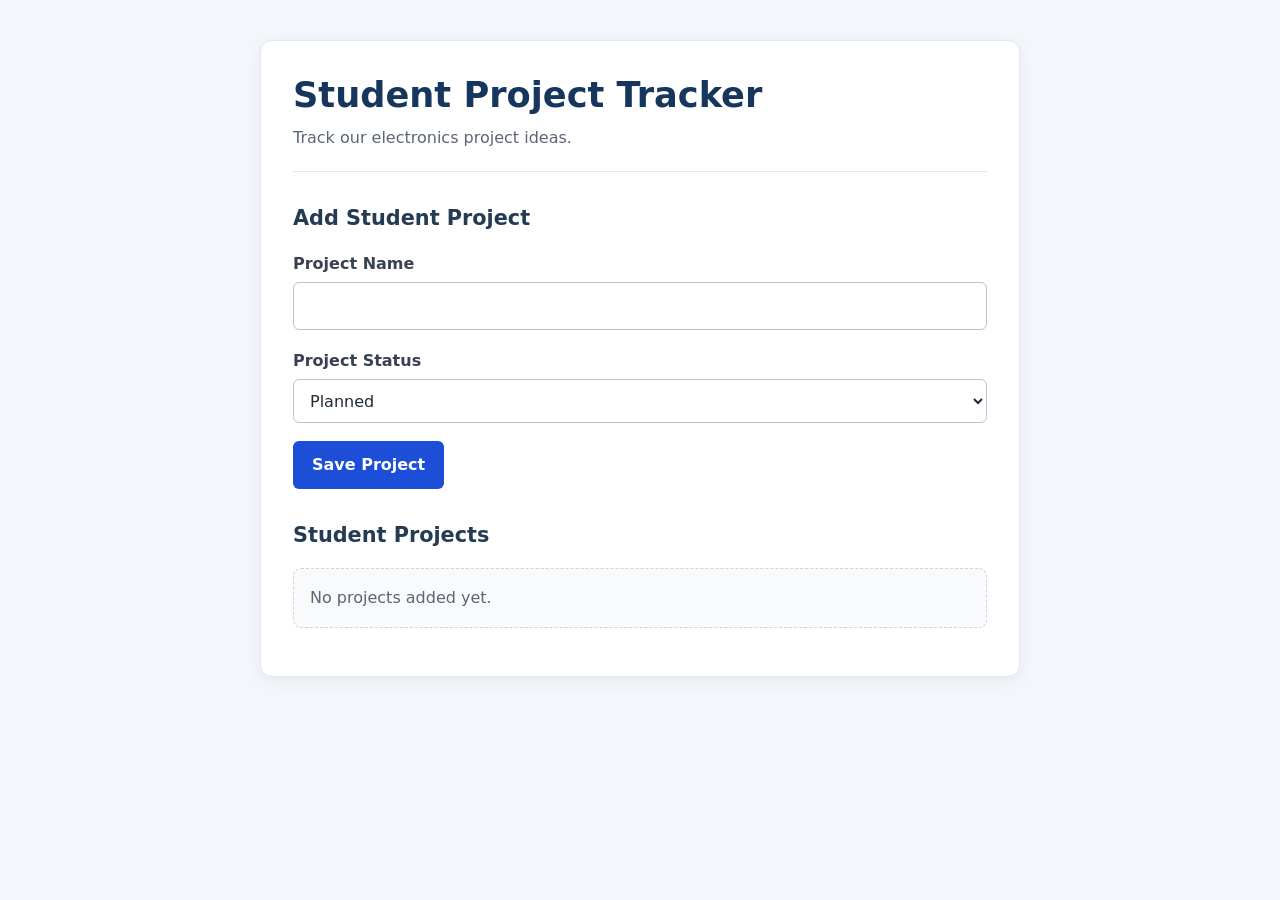
<file: student project tracer/public/index.html>
<!DOCTYPE html>
<html lang="en">
<head>
    <meta charset="UTF-8">
    <meta name="viewport" content="width=device-width, initial-scale=1.0">
    <title>Student Project Tracker</title>

    <link rel="stylesheet" href="style.css">
    <script src="script.js" defer></script>
</head>
<body>
    <main>
        <header>
            <h1>Student Project Tracker</h1>
            <p>Track our electronics project ideas.</p>
        </header>

        <section aria-labelledby="form-title">
            <h2 id="form-title">Add Student Project</h2>

            <form id="project-form">
                <div>
                    <label for="name">Project Name</label>
                    <input
                        type="text"
                        id="name"
                        name="name"
                        required
                        maxlength="80"
                    >
                </div>

                <div>
                    <label for="status">Project Status</label>
                    <select id="status" name="status">
                        <option value="Planned">Planned</option>
                        <option value="In Progress">In Progress</option>
                        <option value="Completed">Completed</option>
                    </select>
                </div>

                <button id="save-button" type="submit">
                    Save Project
                </button>

                <button id="cancel-button" type="button" hidden>
                    Cancel
                </button>
            </form>

            <p id="message" role="status" aria-live="polite"></p>
        </section>

        <section aria-labelledby="list-title">
            <h2 id="list-title">Student Projects</h2>

            <p id="empty-state">No projects added yet.</p>

            <ul id="project-list"></ul>
        </section>
    </main>
</body>
</html>
</file>
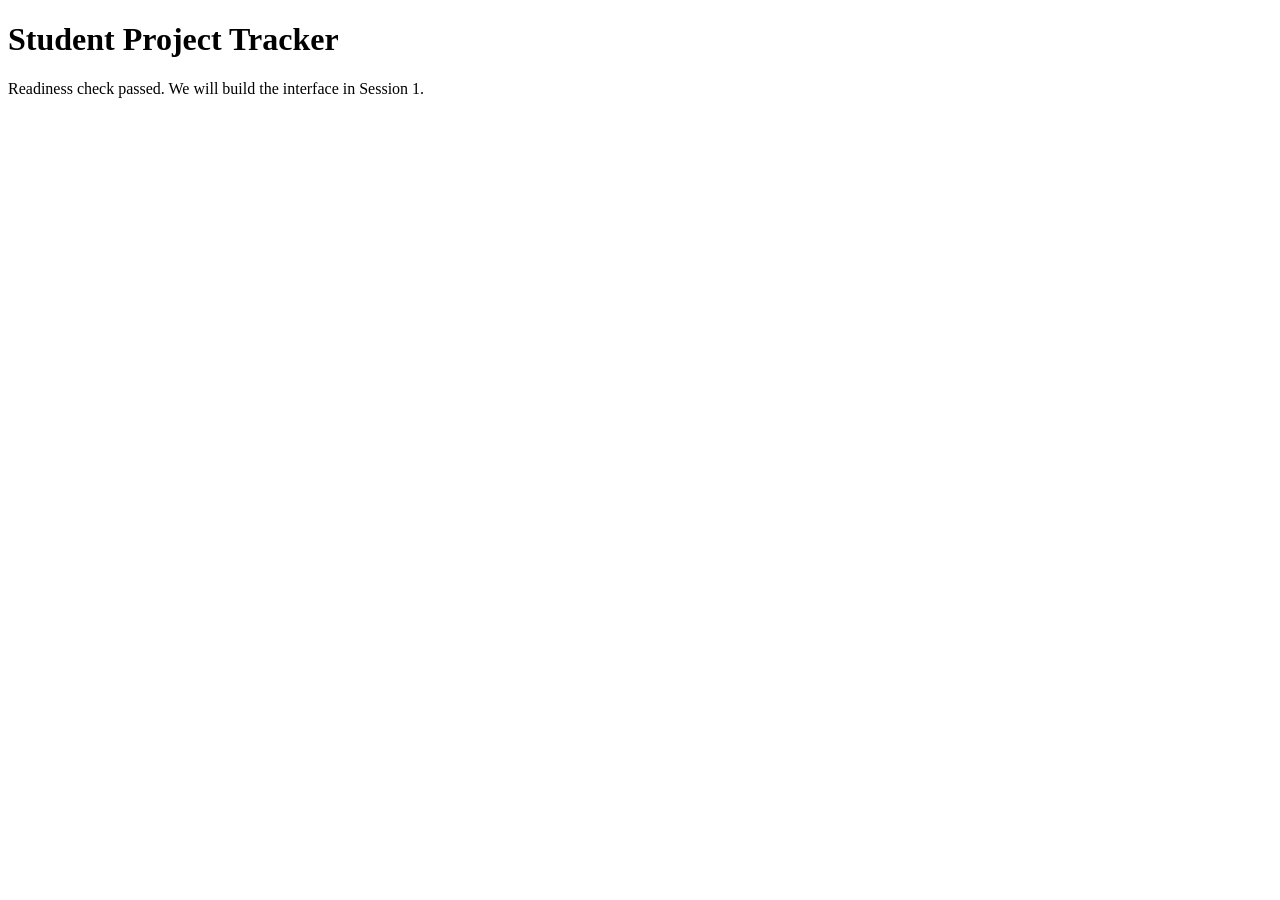
<file: student_kit/checkpoints/00-ready/public/index.html>
<!doctype html>
<html lang="en">
<head><meta charset="UTF-8"><meta name="viewport" content="width=device-width, initial-scale=1"><title>Workshop readiness</title></head>
<body><main><h1>Student Project Tracker</h1><p>Readiness check passed. We will build the interface in Session 1.</p></main></body>
</html>
</file>
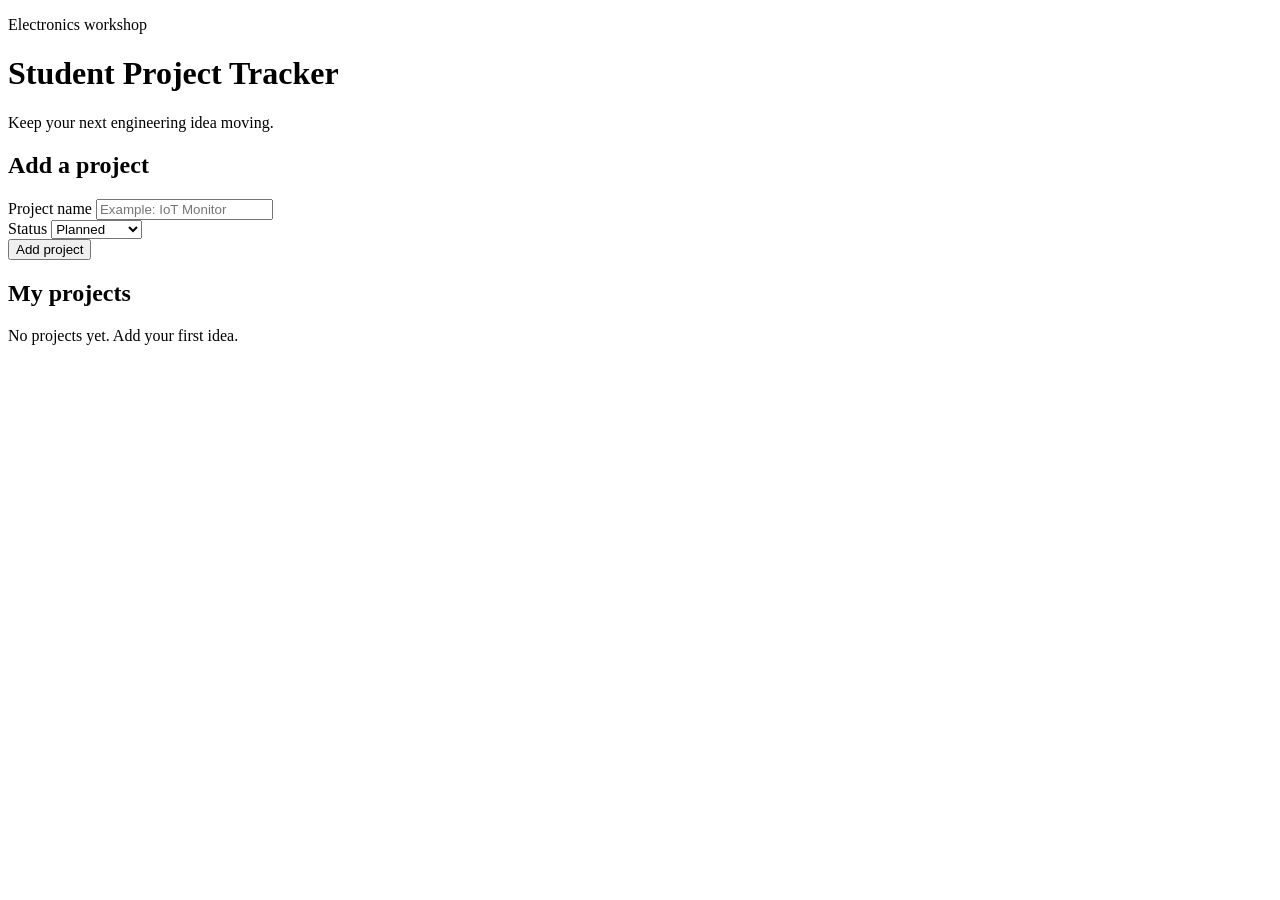
<file: student_kit/checkpoints/01-html/public/index.html>
<!doctype html>
<html lang="en">
<head>
  <meta charset="UTF-8">
  <meta name="viewport" content="width=device-width, initial-scale=1">
  <title>Student Project Tracker</title>
  <link rel="stylesheet" href="style.css">
  <script src="script.js" defer></script>
</head>
<body>
  <main>
    <header><p class="eyebrow">Electronics workshop</p>
      <h1>Student Project Tracker</h1>
      <p>Keep your next engineering idea moving.</p></header>
    <section aria-labelledby="form-title">
      <h2 id="form-title">Add a project</h2>
      <form id="project-form">
        <div><label for="name">Project name</label>
          <input id="name" name="name" required maxlength="80" placeholder="Example: IoT Monitor"></div>
        <div><label for="status">Status</label>
          <select id="status" name="status">
            <option>Planned</option><option>In Progress</option><option>Completed</option>
          </select></div>
        <div class="actions"><button id="save-button" type="submit">Add project</button>
          <button id="cancel-button" type="button" hidden>Cancel edit</button></div>
      </form>
    </section>
    <p id="message" role="status" aria-live="polite"></p>
    <section aria-labelledby="list-title"><h2 id="list-title">My projects</h2>
      <p id="empty-state">No projects yet. Add your first idea.</p>
      <ul id="project-list" aria-label="Projects"></ul>
    </section>
  </main>
</body>
</html>
</file>
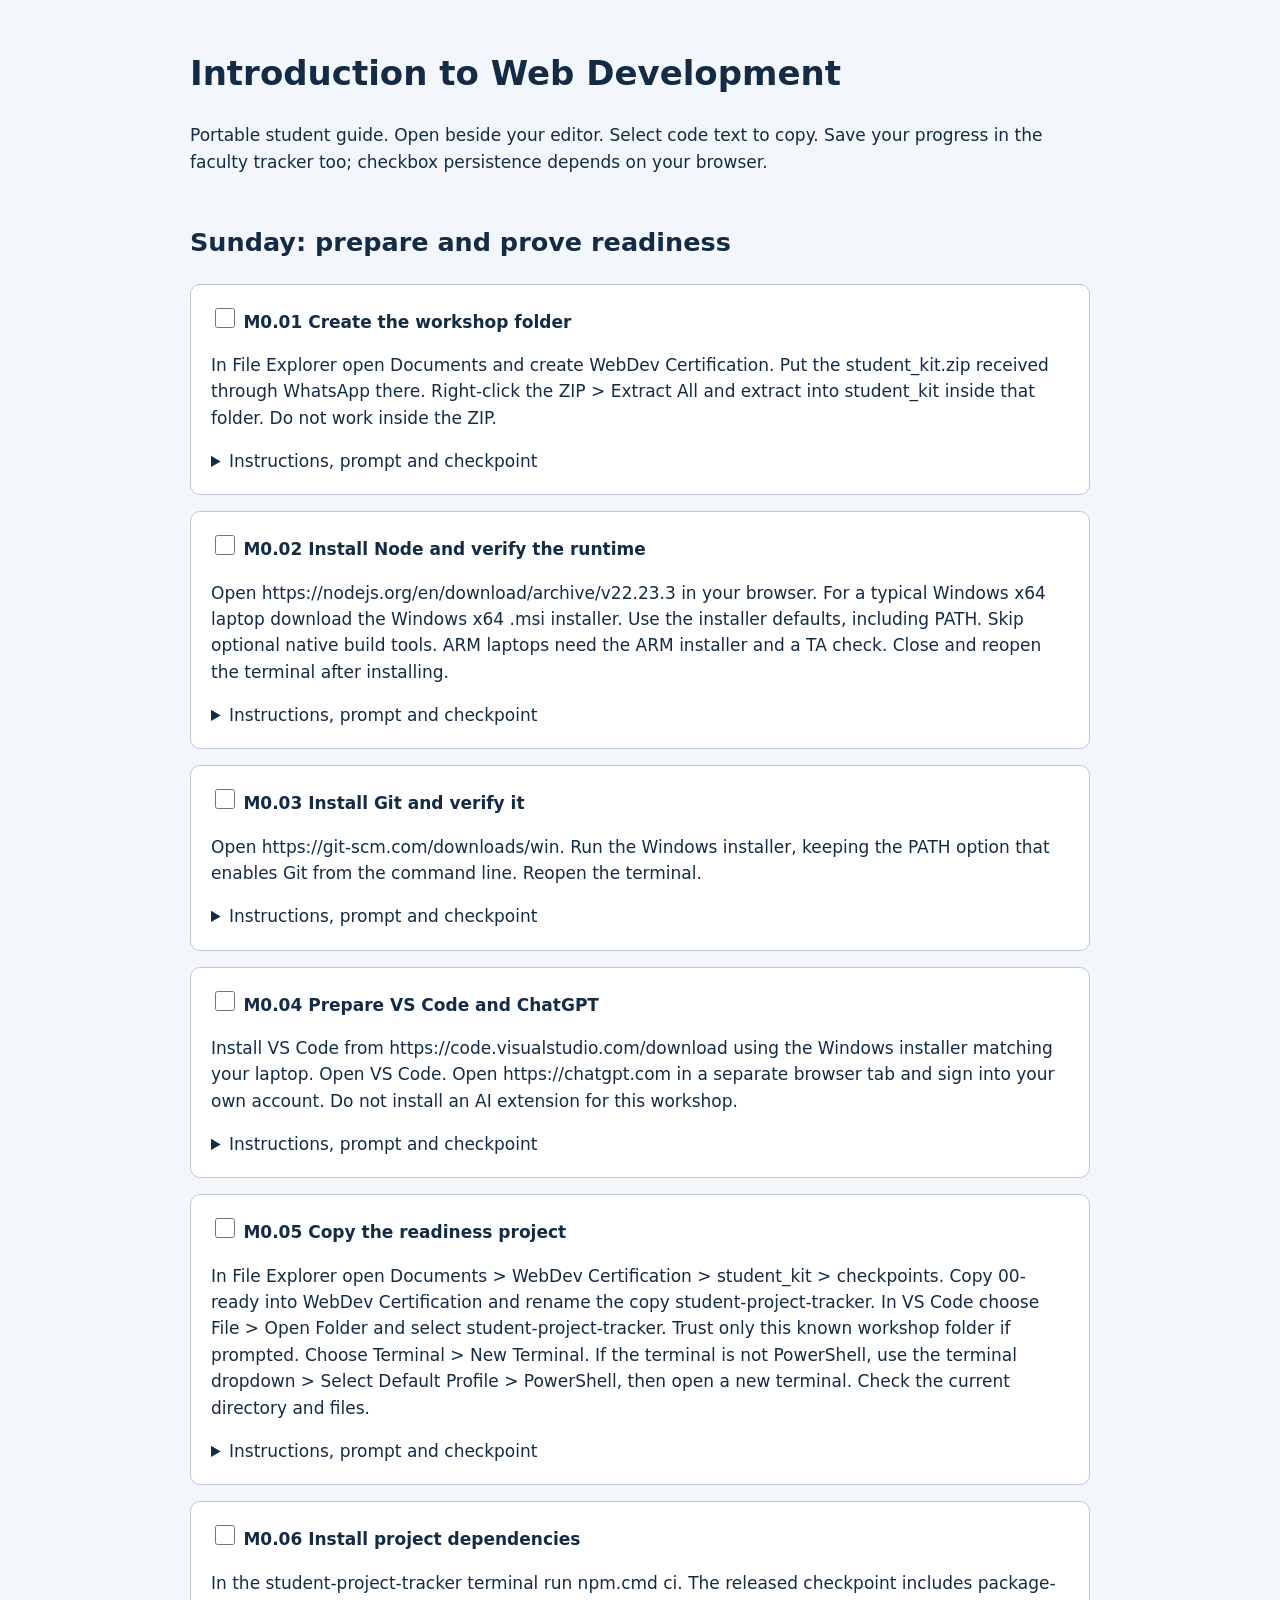
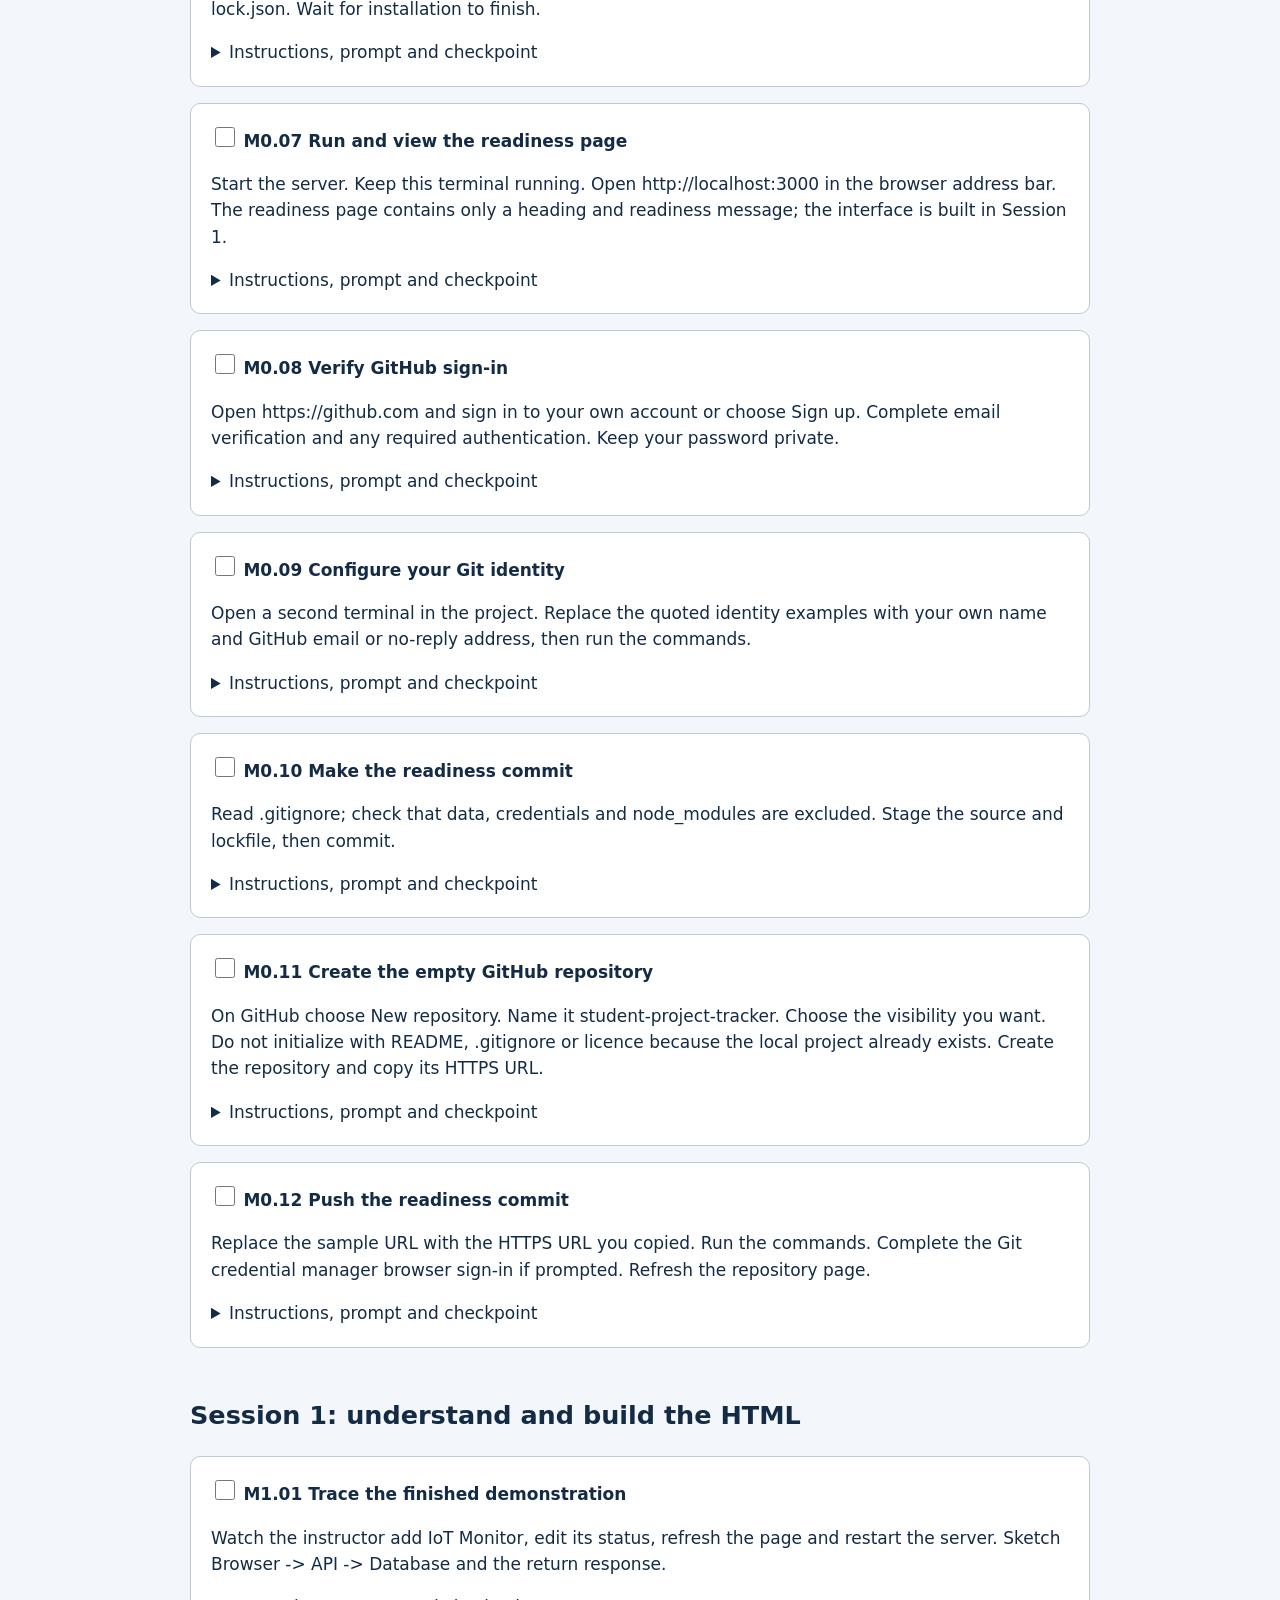
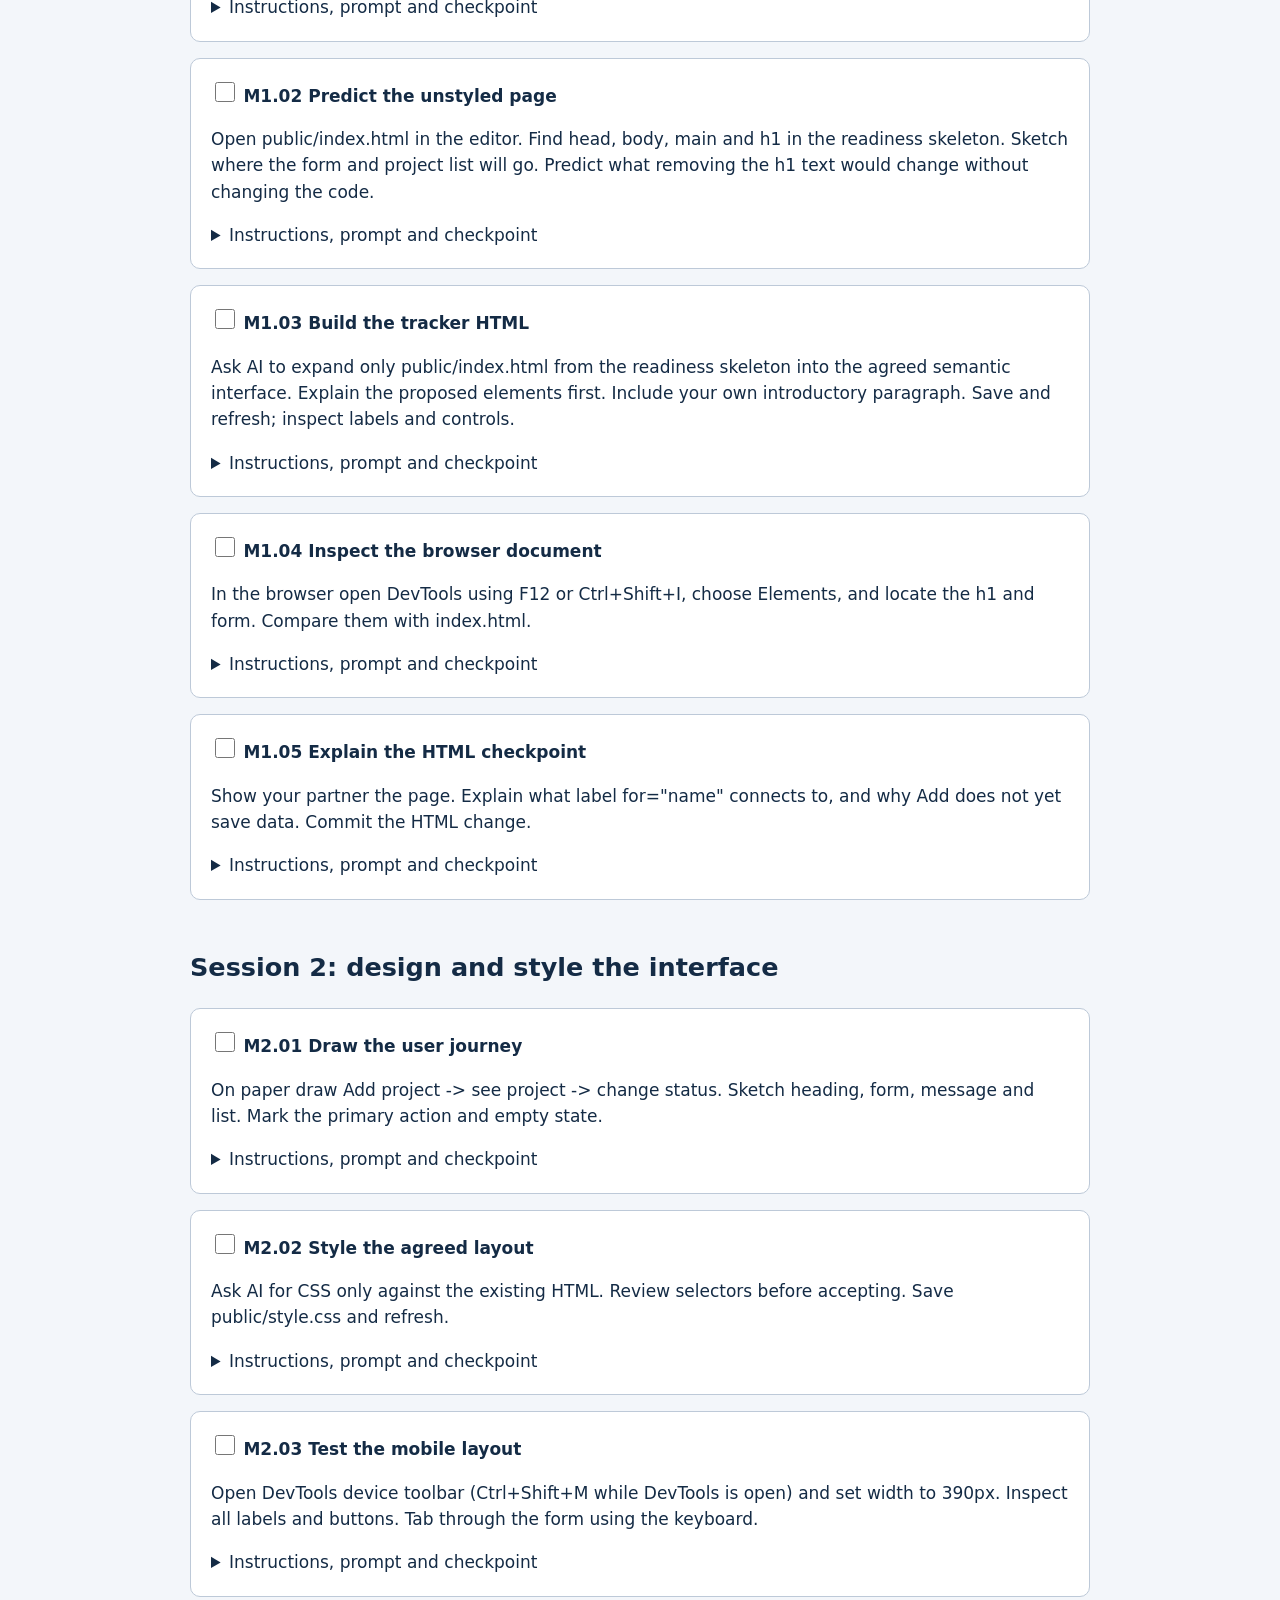
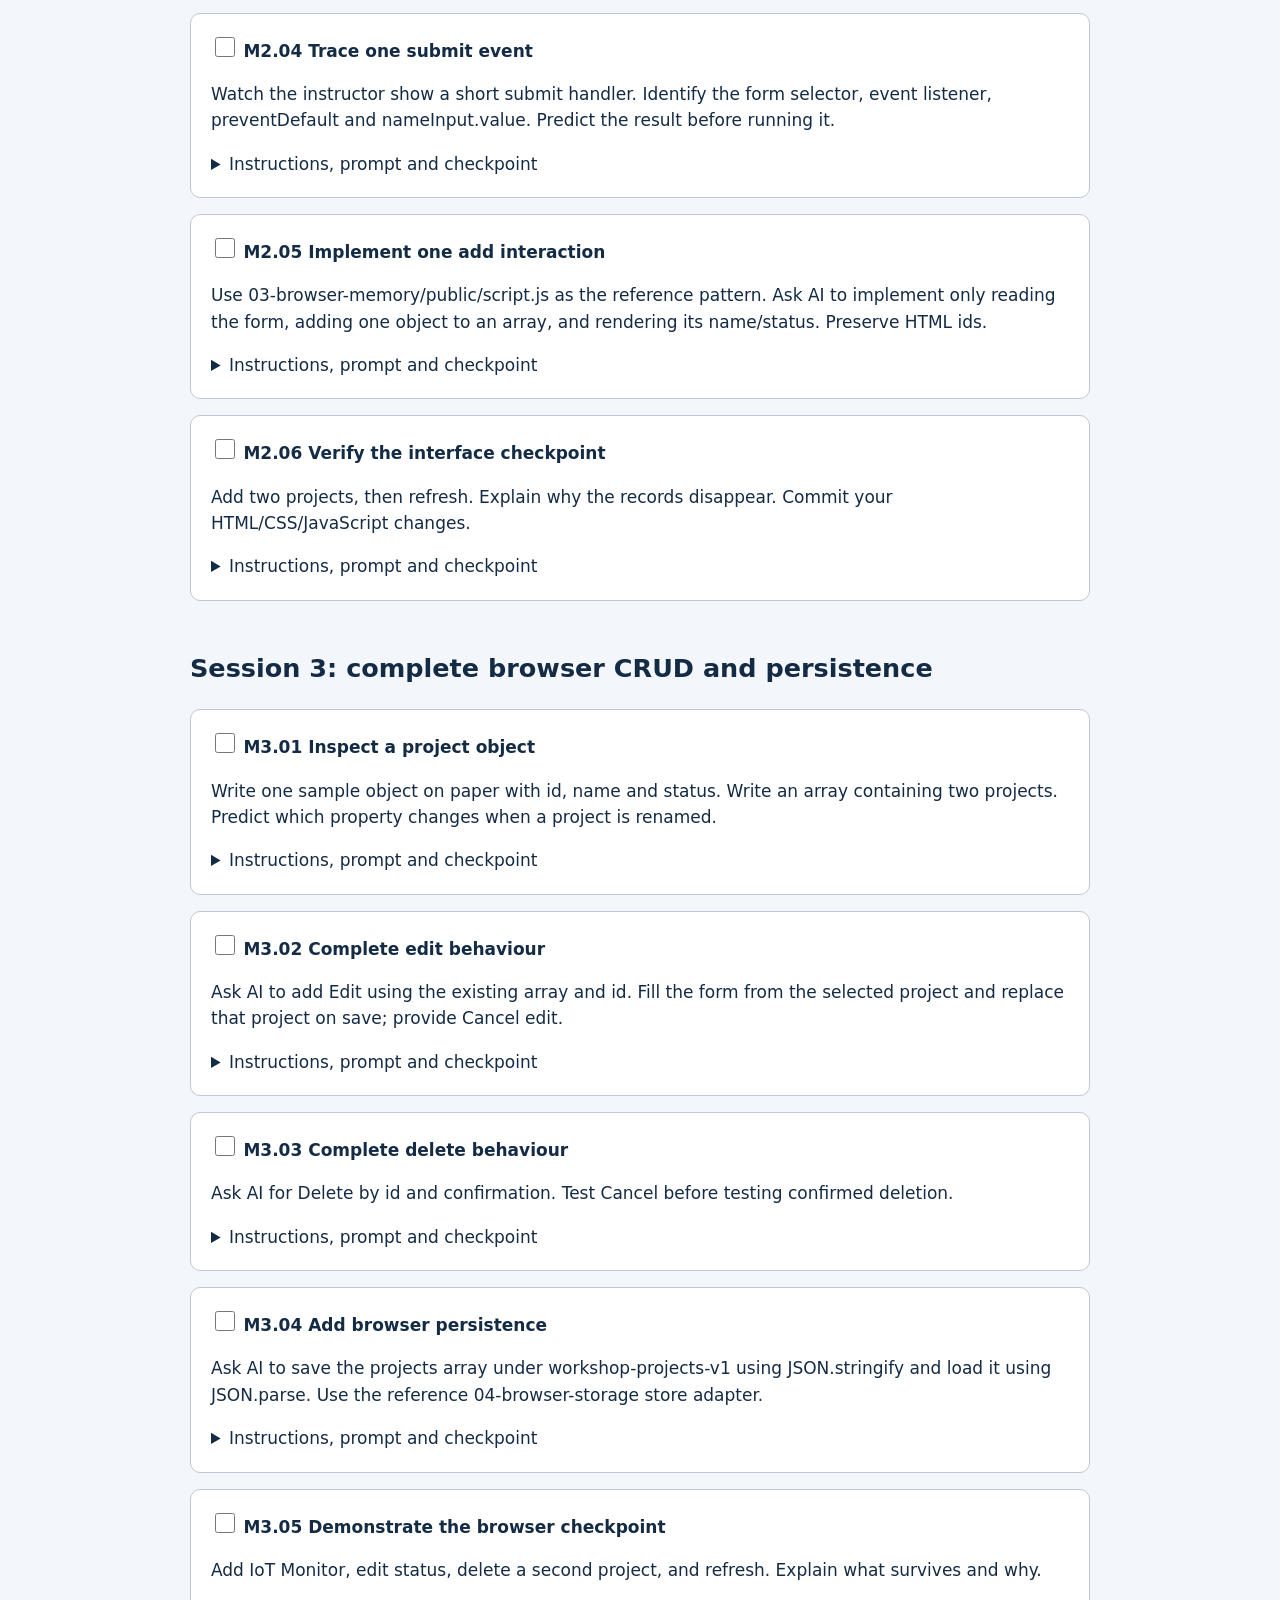
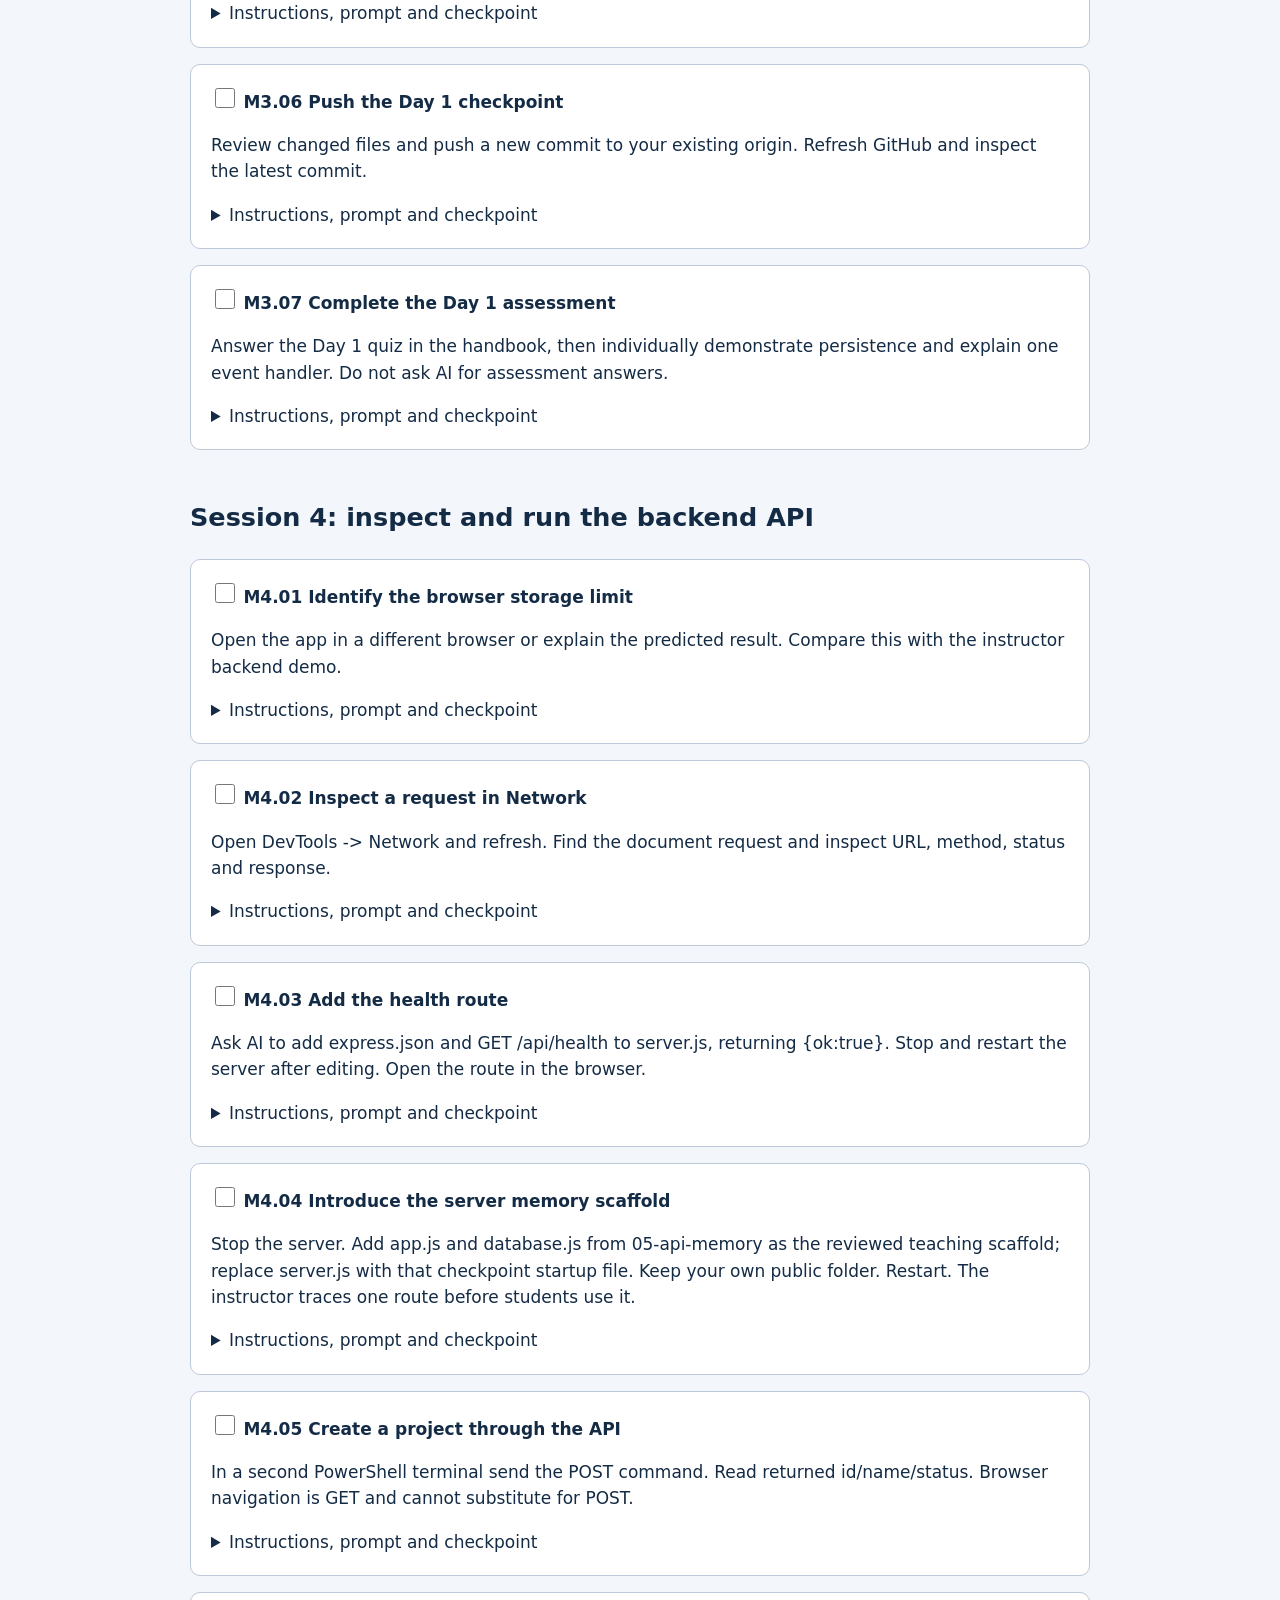
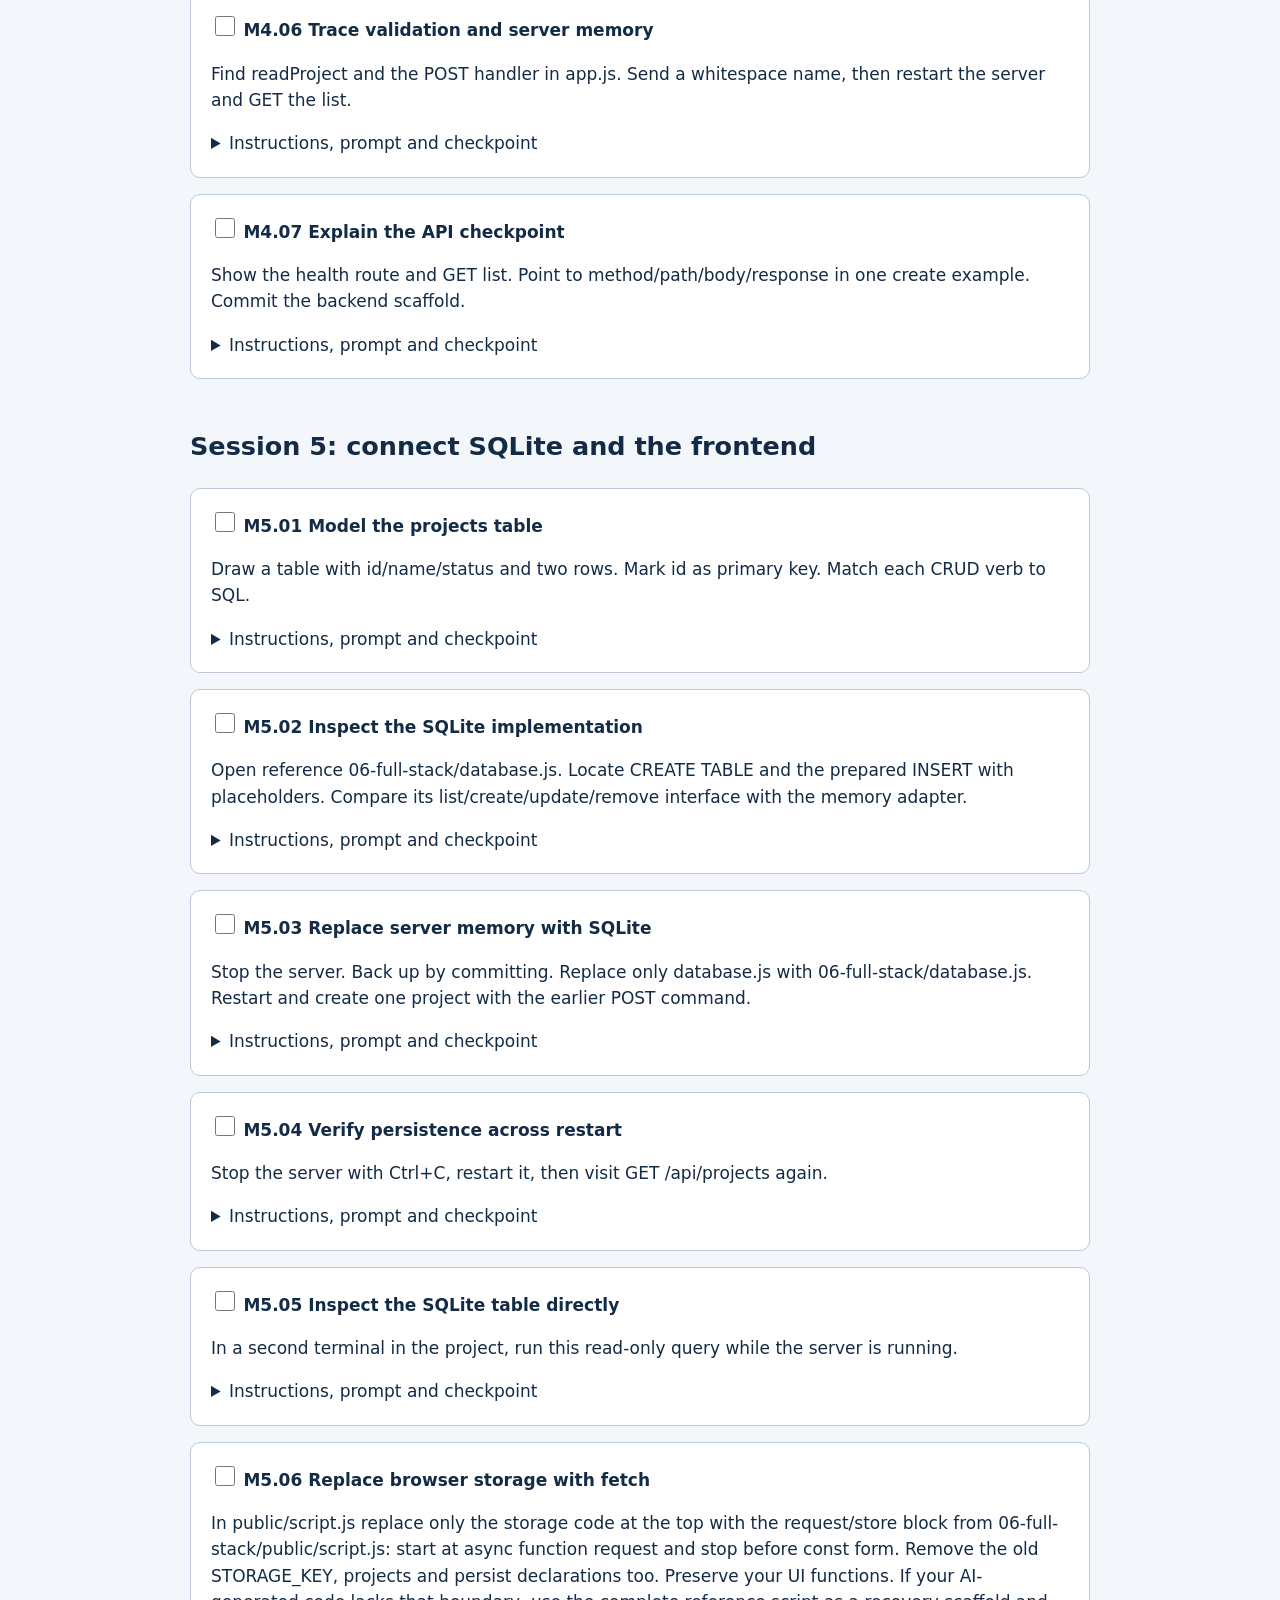
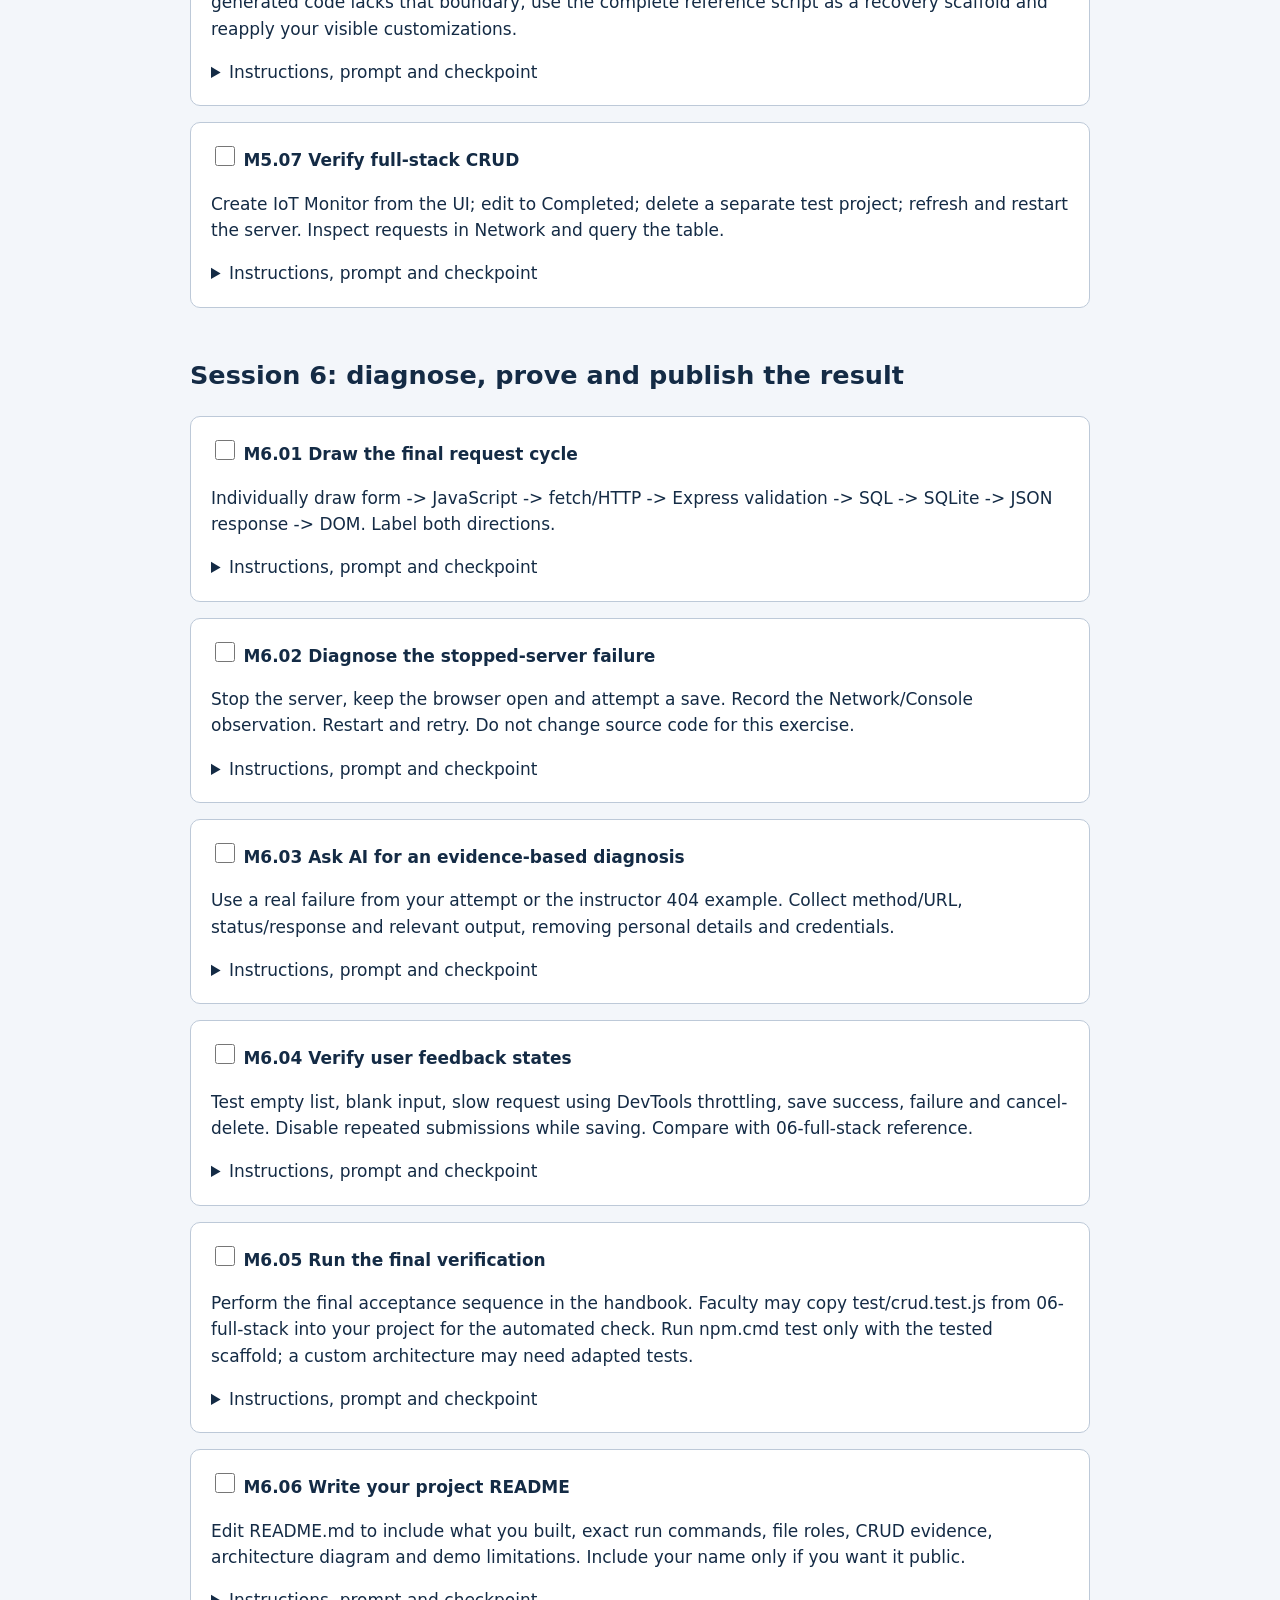
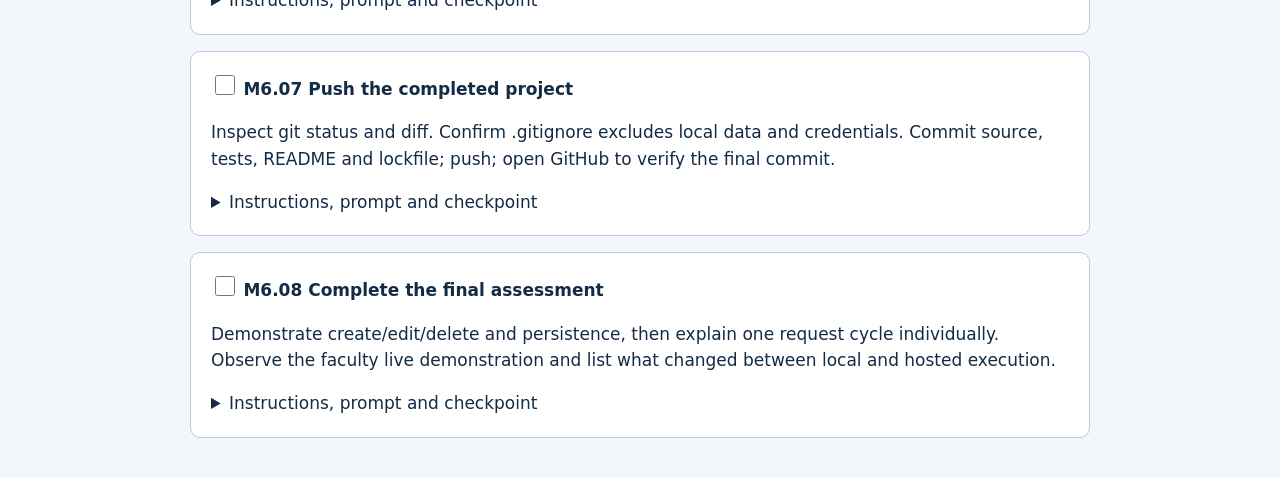
<file: student_kit/guide.html>
<!doctype html><html lang="en"><meta charset="utf-8"><meta name="viewport" content="width=device-width,initial-scale=1"><title>Workshop Build Buddy</title><style>body{font:17px/1.55 system-ui;max-width:900px;margin:auto;padding:24px;background:#f3f6fa;color:#142b45}article{background:white;border:1px solid #bdc9d8;padding:20px;margin:16px 0;border-radius:10px}pre{white-space:pre-wrap;overflow-wrap:anywhere;background:#eef2f6;padding:16px;font-size:14px}summary{cursor:pointer}input{width:20px;height:20px}h2{margin-top:48px}</style><h1>Introduction to Web Development</h1><p>Portable student guide. Open beside your editor. Select code text to copy. Save your progress in the faculty tracker too; checkbox persistence depends on your browser.</p><h2>Sunday: prepare and prove readiness</h2><article><label><input type="checkbox" data-key="m0s0"> <strong>M0.01 Create the workshop folder</strong></label><p>In File Explorer open Documents and create WebDev Certification. Put the student_kit.zip received through WhatsApp there. Right-click the ZIP &gt; Extract All and extract into student_kit inside that folder. Do not work inside the ZIP.</p><details><summary>Instructions, prompt and checkpoint</summary><p>In File Explorer open Documents and create WebDev Certification. Put the student_kit.zip received through WhatsApp there. Right-click the ZIP &gt; Extract All and extract into student_kit inside that folder. Do not work inside the ZIP.</p><p>### Checkpoint<br><br>Inside WebDev Certification &gt; student_kit you can see checkpoints, guide.html and the readable instructions.</p><p>### Explain it<br><br>The main workshop folder holds the kit and active app; VS Code will open the active app subfolder.</p><p>### If blocked<br><br>Ask the TA to identify the extracted folder. Windows is the command baseline; other operating systems need a faculty rehearsal.</p></details></article><article><label><input type="checkbox" data-key="m0s1"> <strong>M0.02 Install Node and verify the runtime</strong></label><p>Open https://nodejs.org/en/download/archive/v22.23.3 in your browser. For a typical Windows x64 laptop download the Windows x64 .msi installer. Use the installer defaults, including PATH. Skip optional native build tools. ARM laptops need the ARM installer and a TA check. Close and reopen the terminal after installing.</p><details><summary>Instructions, prompt and checkpoint</summary><p>Open https://nodejs.org/en/download/archive/v22.23.3 in your browser. For a typical Windows x64 laptop download the Windows x64 .msi installer. Use the installer defaults, including PATH. Skip optional native build tools. ARM laptops need the ARM installer and a TA check. Close and reopen the terminal after installing.</p><p>### Copyable command<br><br></p><pre>node --version
npm.cmd --version</pre><p></p><p>### Checkpoint<br><br>node --version returns v22.23.3; npm.cmd --version prints a version number.</p><p>### Explain it<br><br>Node runs JavaScript outside the browser; npm installs the project dependencies.</p><p>### If blocked<br><br>If command not found, reopen the editor and terminal. If another version is installed, the TA must test node:sqlite before marking ready; do not uninstall tools blindly.</p></details></article><article><label><input type="checkbox" data-key="m0s2"> <strong>M0.03 Install Git and verify it</strong></label><p>Open https://git-scm.com/downloads/win. Run the Windows installer, keeping the PATH option that enables Git from the command line. Reopen the terminal.</p><details><summary>Instructions, prompt and checkpoint</summary><p>Open https://git-scm.com/downloads/win. Run the Windows installer, keeping the PATH option that enables Git from the command line. Reopen the terminal.</p><p>### Copyable command<br><br></p><pre>git --version</pre><p></p><p>### Checkpoint<br><br>git --version prints a version.</p><p>### Explain it<br><br>Git tracks local source changes.</p><p>### If blocked<br><br>If missing, restart the terminal or ask the TA to check PATH.</p></details></article><article><label><input type="checkbox" data-key="m0s3"> <strong>M0.04 Prepare VS Code and ChatGPT</strong></label><p>Install VS Code from https://code.visualstudio.com/download using the Windows installer matching your laptop. Open VS Code. Open https://chatgpt.com in a separate browser tab and sign into your own account. Do not install an AI extension for this workshop.</p><details><summary>Instructions, prompt and checkpoint</summary><p>Install VS Code from https://code.visualstudio.com/download using the Windows installer matching your laptop. Open VS Code. Open https://chatgpt.com in a separate browser tab and sign into your own account. Do not install an AI extension for this workshop.</p><p>### Checkpoint<br><br>VS Code opens, and ChatGPT responds to a simple explanation request.</p><p>### Explain it<br><br>VS Code edits local files; ChatGPT suggests explanations and code. It does not directly read or edit your laptop files.</p><p>### If blocked<br><br>Use the official VS Code installer; ask faculty for help if installation rights are restricted. If ChatGPT is unavailable, reference patterns still allow the task.</p></details></article><article><label><input type="checkbox" data-key="m0s4"> <strong>M0.05 Copy the readiness project</strong></label><p>In File Explorer open Documents &gt; WebDev Certification &gt; student_kit &gt; checkpoints. Copy 00-ready into WebDev Certification and rename the copy student-project-tracker. In VS Code choose File &gt; Open Folder and select student-project-tracker. Trust only this known workshop folder if prompted. Choose Terminal &gt; New Terminal. If the terminal is not PowerShell, use the terminal dropdown &gt; Select Default Profile &gt; PowerShell, then open a new terminal. Check the current directory and files.</p><details><summary>Instructions, prompt and checkpoint</summary><p>In File Explorer open Documents &gt; WebDev Certification &gt; student_kit &gt; checkpoints. Copy 00-ready into WebDev Certification and rename the copy student-project-tracker. In VS Code choose File &gt; Open Folder and select student-project-tracker. Trust only this known workshop folder if prompted. Choose Terminal &gt; New Terminal. If the terminal is not PowerShell, use the terminal dropdown &gt; Select Default Profile &gt; PowerShell, then open a new terminal. Check the current directory and files.</p><p>### Copyable command<br><br></p><pre>Get-Location
dir</pre><p></p><p>### Checkpoint<br><br>VS Code Explorer shows package.json, server.js and public; Get-Location ends in student-project-tracker.</p><p>### Explain it<br><br>npm and Git commands run in the active app folder, not the ZIP or the main workshop folder.</p><p>### If blocked<br><br>Use File &gt; Open Folder, not Open File. Keep only one active tracker folder.</p></details></article><article><label><input type="checkbox" data-key="m0s5"> <strong>M0.06 Install project dependencies</strong></label><p>In the student-project-tracker terminal run npm.cmd ci. The released checkpoint includes package-lock.json. Wait for installation to finish.</p><details><summary>Instructions, prompt and checkpoint</summary><p>In the student-project-tracker terminal run npm.cmd ci. The released checkpoint includes package-lock.json. Wait for installation to finish.</p><p>### Copyable command<br><br></p><pre>npm.cmd ci</pre><p></p><p>### Checkpoint<br><br>node_modules exists and npm exits without an install error.</p><p>### Explain it<br><br>The lockfile pins the dependency tree; source and dependencies are different.</p><p>### If blocked<br><br>If a network error occurs, retry using the approved network. Use faculty-prepared matching dependencies only as an emergency; no random packages.</p></details></article><article><label><input type="checkbox" data-key="m0s6"> <strong>M0.07 Run and view the readiness page</strong></label><p>Start the server. Keep this terminal running. Open http://localhost:3000 in the browser address bar. The readiness page contains only a heading and readiness message; the interface is built in Session 1.</p><details><summary>Instructions, prompt and checkpoint</summary><p>Start the server. Keep this terminal running. Open http://localhost:3000 in the browser address bar. The readiness page contains only a heading and readiness message; the interface is built in Session 1.</p><p>### Copyable command<br><br></p><pre>npm.cmd start</pre><p></p><p>### Checkpoint<br><br>Terminal prints Open http://localhost:3000 and browser shows Student Project Tracker.</p><p>### Explain it<br><br>The local server responds to the browser request. This is readiness, not the finished app.</p><p>### If blocked<br><br>If port is occupied, stop the previous workshop server with Ctrl+C. Do not kill unrelated processes. Check that the address is http rather than a file path.</p></details></article><article><label><input type="checkbox" data-key="m0s7"> <strong>M0.08 Verify GitHub sign-in</strong></label><p>Open https://github.com and sign in to your own account or choose Sign up. Complete email verification and any required authentication. Keep your password private.</p><details><summary>Instructions, prompt and checkpoint</summary><p>Open https://github.com and sign in to your own account or choose Sign up. Complete email verification and any required authentication. Keep your password private.</p><p>### Checkpoint<br><br>Your own username is visible in the account menu.</p><p>### Explain it<br><br>GitHub is the remote home for source commits.</p><p>### If blocked<br><br>Account recovery can take time. Record the blocker on Sunday; a student without an account is not GitHub-ready.</p></details></article><article><label><input type="checkbox" data-key="m0s8"> <strong>M0.09 Configure your Git identity</strong></label><p>Open a second terminal in the project. Replace the quoted identity examples with your own name and GitHub email or no-reply address, then run the commands.</p><details><summary>Instructions, prompt and checkpoint</summary><p>Open a second terminal in the project. Replace the quoted identity examples with your own name and GitHub email or no-reply address, then run the commands.</p><p>### Copyable command<br><br></p><pre>git init -b main
git config user.name &quot;YOUR NAME&quot;
git config user.email &quot;YOUR GITHUB EMAIL&quot;
git config user.name</pre><p></p><p>### Checkpoint<br><br>git config user.name returns your name; git status runs successfully.</p><p>### Explain it<br><br>Identity labels the author of a commit; it does not sign you into GitHub.</p><p>### If blocked<br><br>Use repository-local identity. Never paste passwords or access tokens into git config.</p></details></article><article><label><input type="checkbox" data-key="m0s9"> <strong>M0.10 Make the readiness commit</strong></label><p>Read .gitignore; check that data, credentials and node_modules are excluded. Stage the source and lockfile, then commit.</p><details><summary>Instructions, prompt and checkpoint</summary><p>Read .gitignore; check that data, credentials and node_modules are excluded. Stage the source and lockfile, then commit.</p><p>### Copyable command<br><br></p><pre>git status
git add .
git commit -m &quot;Verify workshop readiness&quot;
git log --oneline</pre><p></p><p>### Checkpoint<br><br>git status reports a clean working tree and git log --oneline shows the readiness commit.</p><p>### Explain it<br><br>A commit is a local checkpoint; nothing has been uploaded yet.</p><p>### If blocked<br><br>If identity is missing, complete the previous step. If sensitive files are staged, ask the TA before committing.</p></details></article><article><label><input type="checkbox" data-key="m0s10"> <strong>M0.11 Create the empty GitHub repository</strong></label><p>On GitHub choose New repository. Name it student-project-tracker. Choose the visibility you want. Do not initialize with README, .gitignore or licence because the local project already exists. Create the repository and copy its HTTPS URL.</p><details><summary>Instructions, prompt and checkpoint</summary><p>On GitHub choose New repository. Name it student-project-tracker. Choose the visibility you want. Do not initialize with README, .gitignore or licence because the local project already exists. Create the repository and copy its HTTPS URL.</p><p>### Checkpoint<br><br>GitHub displays instructions for pushing an existing repository.</p><p>### Explain it<br><br>The remote starts empty to avoid unrelated history conflicts.</p><p>### If blocked<br><br>If you initialized it by mistake, ask the TA; do not force-push over existing work.</p></details></article><article><label><input type="checkbox" data-key="m0s11"> <strong>M0.12 Push the readiness commit</strong></label><p>Replace the sample URL with the HTTPS URL you copied. Run the commands. Complete the Git credential manager browser sign-in if prompted. Refresh the repository page.</p><details><summary>Instructions, prompt and checkpoint</summary><p>Replace the sample URL with the HTTPS URL you copied. Run the commands. Complete the Git credential manager browser sign-in if prompted. Refresh the repository page.</p><p>### Copyable command<br><br></p><pre>git remote add origin https://github.com/YOUR-USERNAME/student-project-tracker.git
git push -u origin main</pre><p></p><p>### Checkpoint<br><br>GitHub shows public, package.json and your readiness commit; node_modules, data and .env are absent.</p><p>### Explain it<br><br>Push sends commits to the online account; this does not deploy the app.</p><p>### If blocked<br><br>If remote origin already exists, inspect git remote -v instead of adding it again. Resolve account/access errors with the TA; never use a force push.</p></details></article><h2>Session 1: understand and build the HTML</h2><article><label><input type="checkbox" data-key="m1s0"> <strong>M1.01 Trace the finished demonstration</strong></label><p>Watch the instructor add IoT Monitor, edit its status, refresh the page and restart the server. Sketch Browser -&gt; API -&gt; Database and the return response.</p><details><summary>Instructions, prompt and checkpoint</summary><p>Watch the instructor add IoT Monitor, edit its status, refresh the page and restart the server. Sketch Browser -&gt; API -&gt; Database and the return response.</p><p>### Checkpoint<br><br>Your sketch identifies the browser and storage as different places.</p><p>### Explain it<br><br>The final app preserves data outside browser memory.</p><p>### If blocked<br><br>Ask which process handles a request; do not memorize all terminology at once.</p></details></article><article><label><input type="checkbox" data-key="m1s1"> <strong>M1.02 Predict the unstyled page</strong></label><p>Open public/index.html in the editor. Find head, body, main and h1 in the readiness skeleton. Sketch where the form and project list will go. Predict what removing the h1 text would change without changing the code.</p><details><summary>Instructions, prompt and checkpoint</summary><p>Open public/index.html in the editor. Find head, body, main and h1 in the readiness skeleton. Sketch where the form and project list will go. Predict what removing the h1 text would change without changing the code.</p><p>### Checkpoint<br><br>You can point to the file responsible for the heading and describe the missing form structure.</p><p>### Explain it<br><br>HTML gives the page structure and meaning.</p><p>### If blocked<br><br>Use checkpoint 01-html as the target reference, not as a replacement for explaining the elements.</p></details></article><article><label><input type="checkbox" data-key="m1s2"> <strong>M1.03 Build the tracker HTML</strong></label><p>Ask AI to expand only public/index.html from the readiness skeleton into the agreed semantic interface. Explain the proposed elements first. Include your own introductory paragraph. Save and refresh; inspect labels and controls.</p><details><summary>Instructions, prompt and checkpoint</summary><p>Ask AI to expand only public/index.html from the readiness skeleton into the agreed semantic interface. Explain the proposed elements first. Include your own introductory paragraph. Save and refresh; inspect labels and controls.</p><p>### Bounded AI prompt<br><br></p><pre>Build only public/index.html for a Student Project Tracker. Use main, header and sections. Include h1 and introductory paragraph &quot;Track our electronics project ideas.&quot; Add h2 id=form-title; form id=project-form; label/input id=name required maxlength=80; label/select id=status with Planned, In Progress, Completed; button id=save-button type=submit; hidden button id=cancel-button type=button. Add p id=message role=status aria-live=polite; h2 id=list-title; p id=empty-state; ul id=project-list. Link style.css and script.js with defer but leave those files empty. Explain semantic structure and label associations before creating it. I use ChatGPT in a browser and VS Code separately. You cannot see or edit my local files. Ask me to paste the relevant current file if needed. Return the code for only the named files, with exact filenames and replacement boundaries; I will apply and save it myself in VS Code. Preserve existing ids and filenames. No React, new dependencies, backend, deployment or extra features unless explicitly requested. Explain the proposed changes first, then provide one bounded change. Show what changed and how to test it. Stop after this task.</pre><p></p><p>### Checkpoint<br><br>The heading, name/status form, Add button, message and empty project list appear. CSS and JavaScript remain empty.</p><p>### Explain it<br><br>A controlled HTML build teaches the file-to-browser connection without generating a complete app.</p><p>### If blocked<br><br>If AI changes other files or adds behaviour/frameworks, reject that proposal. Restore only index.html from 01-html after saving your attempt, then explain and customize it.</p></details></article><article><label><input type="checkbox" data-key="m1s3"> <strong>M1.04 Inspect the browser document</strong></label><p>In the browser open DevTools using F12 or Ctrl+Shift+I, choose Elements, and locate the h1 and form. Compare them with index.html.</p><details><summary>Instructions, prompt and checkpoint</summary><p>In the browser open DevTools using F12 or Ctrl+Shift+I, choose Elements, and locate the h1 and form. Compare them with index.html.</p><p>### Checkpoint<br><br>The browser document includes your heading and form ids.</p><p>### Explain it<br><br>The DOM is the live browser representation of the document.</p><p>### If blocked<br><br>Use the browser menu Developer tools if the keyboard shortcut is intercepted.</p></details></article><article><label><input type="checkbox" data-key="m1s4"> <strong>M1.05 Explain the HTML checkpoint</strong></label><p>Show your partner the page. Explain what label for=&quot;name&quot; connects to, and why Add does not yet save data. Commit the HTML change.</p><details><summary>Instructions, prompt and checkpoint</summary><p>Show your partner the page. Explain what label for=&quot;name&quot; connects to, and why Add does not yet save data. Commit the HTML change.</p><p>### Copyable command<br><br></p><pre>git add public/index.html
git commit -m &quot;Describe tracker and inspect HTML&quot;</pre><p></p><p>### Checkpoint<br><br>The page displays, the explanation is correct, and Git records your change.</p><p>### Explain it<br><br>Visible controls do not imply implemented behaviour.</p><p>### If blocked<br><br>TA records CP1; recover with 01-html if files are broken, then make the paragraph edit yourself.</p></details></article><h2>Session 2: design and style the interface</h2><article><label><input type="checkbox" data-key="m2s0"> <strong>M2.01 Draw the user journey</strong></label><p>On paper draw Add project -&gt; see project -&gt; change status. Sketch heading, form, message and list. Mark the primary action and empty state.</p><details><summary>Instructions, prompt and checkpoint</summary><p>On paper draw Add project -&gt; see project -&gt; change status. Sketch heading, form, message and list. Mark the primary action and empty state.</p><p>### Checkpoint<br><br>Your wireframe has one clear Add action, visible labels and a place for feedback.</p><p>### Explain it<br><br>UX organizes the task before decoration.</p><p>### If blocked<br><br>Remove extra navigation, charts and login screens from this two-day scope.</p></details></article><article><label><input type="checkbox" data-key="m2s1"> <strong>M2.02 Style the agreed layout</strong></label><p>Ask AI for CSS only against the existing HTML. Review selectors before accepting. Save public/style.css and refresh.</p><details><summary>Instructions, prompt and checkpoint</summary><p>Ask AI for CSS only against the existing HTML. Review selectors before accepting. Save public/style.css and refresh.</p><p>### Bounded AI prompt<br><br></p><pre>Style only public/style.css for the existing tracker. Use system fonts, readable contrast, a maximum-width main area, labelled controls, clear focus outlines and spacing. Use flex for card actions and a media query at 560px. No external fonts or libraries. I use ChatGPT in a browser and VS Code separately. You cannot see or edit my local files. Ask me to paste the relevant current file if needed. Return the code for only the named files, with exact filenames and replacement boundaries; I will apply and save it myself in VS Code. Preserve existing ids and filenames. No React, new dependencies, backend, deployment or extra features unless explicitly requested. Explain the proposed changes first, then provide one bounded change. Show what changed and how to test it. Stop after this task.</pre><p></p><p>### Checkpoint<br><br>The form, cards and buttons have consistent spacing and readable text; no HTML ids changed.</p><p>### Explain it<br><br>CSS changes presentation while keeping structure and behaviour separate.</p><p>### If blocked<br><br>Compare with 02-style/public/style.css if necessary; copy a small section and explain it rather than replacing every file.</p></details></article><article><label><input type="checkbox" data-key="m2s2"> <strong>M2.03 Test the mobile layout</strong></label><p>Open DevTools device toolbar (Ctrl+Shift+M while DevTools is open) and set width to 390px. Inspect all labels and buttons. Tab through the form using the keyboard.</p><details><summary>Instructions, prompt and checkpoint</summary><p>Open DevTools device toolbar (Ctrl+Shift+M while DevTools is open) and set width to 390px. Inspect all labels and buttons. Tab through the form using the keyboard.</p><p>### Checkpoint<br><br>No horizontal page scrolling at 390px; focus is visible and controls remain usable.</p><p>### Explain it<br><br>Responsive design and keyboard access are observable behaviours.</p><p>### If blocked<br><br>Check fixed widths, padding and media query if clipped; keep the same HTML.</p></details></article><article><label><input type="checkbox" data-key="m2s3"> <strong>M2.04 Trace one submit event</strong></label><p>Watch the instructor show a short submit handler. Identify the form selector, event listener, preventDefault and nameInput.value. Predict the result before running it.</p><details><summary>Instructions, prompt and checkpoint</summary><p>Watch the instructor show a short submit handler. Identify the form selector, event listener, preventDefault and nameInput.value. Predict the result before running it.</p><p>### Checkpoint<br><br>You can explain why a submit listener reads the input and stops default navigation.</p><p>### Explain it<br><br>JavaScript responds to events and manipulates the DOM.</p><p>### If blocked<br><br>Do not ask AI for persistence or backend at this stage.</p></details></article><article><label><input type="checkbox" data-key="m2s4"> <strong>M2.05 Implement one add interaction</strong></label><p>Use 03-browser-memory/public/script.js as the reference pattern. Ask AI to implement only reading the form, adding one object to an array, and rendering its name/status. Preserve HTML ids.</p><details><summary>Instructions, prompt and checkpoint</summary><p>Use 03-browser-memory/public/script.js as the reference pattern. Ask AI to implement only reading the form, adding one object to an array, and rendering its name/status. Preserve HTML ids.</p><p>### Bounded AI prompt<br><br></p><pre>In public/script.js implement only Add and Read with a projects array. Read #name and #status on #project-form submit, prevent default navigation, trim the name, and render to #project-list using textContent. Reject blank names. No persistence or API. I use ChatGPT in a browser and VS Code separately. You cannot see or edit my local files. Ask me to paste the relevant current file if needed. Return the code for only the named files, with exact filenames and replacement boundaries; I will apply and save it myself in VS Code. Preserve existing ids and filenames. No React, new dependencies, backend, deployment or extra features unless explicitly requested. Explain the proposed changes first, then provide one bounded change. Show what changed and how to test it. Stop after this task.</pre><p></p><p>### Checkpoint<br><br>Submitting IoT Monitor / Planned adds one visible item and the page does not navigate.</p><p>### Explain it<br><br>Form values become data; rendering makes that data visible.</p><p>### If blocked<br><br>If the selectors do not match, compare ids exactly. If AI stalls, use the reference create/render sections and explain each.</p></details></article><article><label><input type="checkbox" data-key="m2s5"> <strong>M2.06 Verify the interface checkpoint</strong></label><p>Add two projects, then refresh. Explain why the records disappear. Commit your HTML/CSS/JavaScript changes.</p><details><summary>Instructions, prompt and checkpoint</summary><p>Add two projects, then refresh. Explain why the records disappear. Commit your HTML/CSS/JavaScript changes.</p><p>### Copyable command<br><br></p><pre>git add public
git commit -m &quot;Style tracker and add browser interactions&quot;</pre><p></p><p>### Checkpoint<br><br>Two projects appear before refresh and disappear after refresh; UI remains readable.</p><p>### Explain it<br><br>Browser memory and DOM are temporary.</p><p>### If blocked<br><br>TA records CP2. Use 03-browser-memory for recovery only after explaining the event/data/render chain.</p></details></article><h2>Session 3: complete browser CRUD and persistence</h2><article><label><input type="checkbox" data-key="m3s0"> <strong>M3.01 Inspect a project object</strong></label><p>Write one sample object on paper with id, name and status. Write an array containing two projects. Predict which property changes when a project is renamed.</p><details><summary>Instructions, prompt and checkpoint</summary><p>Write one sample object on paper with id, name and status. Write an array containing two projects. Predict which property changes when a project is renamed.</p><p>### Checkpoint<br><br>The id stays stable while name/status may change.</p><p>### Explain it<br><br>Identity lets Update/Delete target the correct record.</p><p>### If blocked<br><br>Do not use row index or project name as the stable identity.</p></details></article><article><label><input type="checkbox" data-key="m3s1"> <strong>M3.02 Complete edit behaviour</strong></label><p>Ask AI to add Edit using the existing array and id. Fill the form from the selected project and replace that project on save; provide Cancel edit.</p><details><summary>Instructions, prompt and checkpoint</summary><p>Ask AI to add Edit using the existing array and id. Fill the form from the selected project and replace that project on save; provide Cancel edit.</p><p>### Bounded AI prompt<br><br></p><pre>Add Edit and Cancel edit to the current browser-memory tracker. Use each project id. Editing fills #name and #status; saving updates the selected record, never adds a duplicate. Preserve existing Add and Read. I use ChatGPT in a browser and VS Code separately. You cannot see or edit my local files. Ask me to paste the relevant current file if needed. Return the code for only the named files, with exact filenames and replacement boundaries; I will apply and save it myself in VS Code. Preserve existing ids and filenames. No React, new dependencies, backend, deployment or extra features unless explicitly requested. Explain the proposed changes first, then provide one bounded change. Show what changed and how to test it. Stop after this task.</pre><p></p><p>### Checkpoint<br><br>Edit IoT Monitor to Smart Home / In Progress: one row changes and no duplicate is added.</p><p>### Explain it<br><br>Update changes an existing record rather than creating a new identity.</p><p>### If blocked<br><br>Use 03-browser-memory edit/resetForm pattern if needed. Check editingId and submit branch.</p></details></article><article><label><input type="checkbox" data-key="m3s2"> <strong>M3.03 Complete delete behaviour</strong></label><p>Ask AI for Delete by id and confirmation. Test Cancel before testing confirmed deletion.</p><details><summary>Instructions, prompt and checkpoint</summary><p>Ask AI for Delete by id and confirmation. Test Cancel before testing confirmed deletion.</p><p>### Bounded AI prompt<br><br></p><pre>Add Delete by project id with a confirmation dialog. Cancelling must leave data unchanged. If deleting the project being edited, reset edit mode. Keep the current memory model. I use ChatGPT in a browser and VS Code separately. You cannot see or edit my local files. Ask me to paste the relevant current file if needed. Return the code for only the named files, with exact filenames and replacement boundaries; I will apply and save it myself in VS Code. Preserve existing ids and filenames. No React, new dependencies, backend, deployment or extra features unless explicitly requested. Explain the proposed changes first, then provide one bounded change. Show what changed and how to test it. Stop after this task.</pre><p></p><p>### Checkpoint<br><br>Cancel preserves the project; confirming removes only the selected project.</p><p>### Explain it<br><br>Delete removes a record; it needs explicit user intent.</p><p>### If blocked<br><br>Use reference remove handler; check that the selected id, not row position, is used.</p></details></article><article><label><input type="checkbox" data-key="m3s3"> <strong>M3.04 Add browser persistence</strong></label><p>Ask AI to save the projects array under workshop-projects-v1 using JSON.stringify and load it using JSON.parse. Use the reference 04-browser-storage store adapter.</p><details><summary>Instructions, prompt and checkpoint</summary><p>Ask AI to save the projects array under workshop-projects-v1 using JSON.stringify and load it using JSON.parse. Use the reference 04-browser-storage store adapter.</p><p>### Bounded AI prompt<br><br></p><pre>Persist the current array in localStorage under workshop-projects-v1. Save after create/update/delete and load at startup using JSON. Preserve the UI and ids. Explain what refresh, another browser and another laptop will see. I use ChatGPT in a browser and VS Code separately. You cannot see or edit my local files. Ask me to paste the relevant current file if needed. Return the code for only the named files, with exact filenames and replacement boundaries; I will apply and save it myself in VS Code. Preserve existing ids and filenames. No React, new dependencies, backend, deployment or extra features unless explicitly requested. Explain the proposed changes first, then provide one bounded change. Show what changed and how to test it. Stop after this task.</pre><p></p><p>### Checkpoint<br><br>Create, edit and delete survive browser refresh at http://localhost:3000.</p><p>### Explain it<br><br>localStorage is browser-origin storage, not a shared server database.</p><p>### If blocked<br><br>Malformed old JSON may break startup. TA inspects Application -&gt; Local Storage and removes only workshop-projects-v1 after warning that those demo records will be lost.</p></details></article><article><label><input type="checkbox" data-key="m3s4"> <strong>M3.05 Demonstrate the browser checkpoint</strong></label><p>Add IoT Monitor, edit status, delete a second project, and refresh. Explain what survives and why.</p><details><summary>Instructions, prompt and checkpoint</summary><p>Add IoT Monitor, edit status, delete a second project, and refresh. Explain what survives and why.</p><p>### Checkpoint<br><br>IoT Monitor persists with its edited status; the deleted project stays absent.</p><p>### Explain it<br><br>Persistence is verified by an action sequence, not by merely seeing a save message.</p><p>### If blocked<br><br>TA records CP3. Recover with 04-browser-storage and perform the complete demonstration.</p></details></article><article><label><input type="checkbox" data-key="m3s5"> <strong>M3.06 Push the Day 1 checkpoint</strong></label><p>Review changed files and push a new commit to your existing origin. Refresh GitHub and inspect the latest commit.</p><details><summary>Instructions, prompt and checkpoint</summary><p>Review changed files and push a new commit to your existing origin. Refresh GitHub and inspect the latest commit.</p><p>### Copyable command<br><br></p><pre>git status
git diff
git add public
git commit -m &quot;Complete browser CRUD and persistence&quot;
git push</pre><p></p><p>### Checkpoint<br><br>GitHub shows the Day 1 source and the new commit; private/local artifacts remain absent.</p><p>### Explain it<br><br>Commit and push are separate operations.</p><p>### If blocked<br><br>If push is rejected, do not force. TA checks remote and history. Record unresolved GitHub issue before students leave.</p></details></article><article><label><input type="checkbox" data-key="m3s6"> <strong>M3.07 Complete the Day 1 assessment</strong></label><p>Answer the Day 1 quiz in the handbook, then individually demonstrate persistence and explain one event handler. Do not ask AI for assessment answers.</p><details><summary>Instructions, prompt and checkpoint</summary><p>Answer the Day 1 quiz in the handbook, then individually demonstrate persistence and explain one event handler. Do not ask AI for assessment answers.</p><p>### Checkpoint<br><br>You score your explanation against the answer key after submitting it.</p><p>### Explain it<br><br>A working screenshot alone does not establish understanding.</p><p>### If blocked<br><br>Instructor records misconceptions to address at the Day 2 recap.</p></details></article><h2>Session 4: inspect and run the backend API</h2><article><label><input type="checkbox" data-key="m4s0"> <strong>M4.01 Identify the browser storage limit</strong></label><p>Open the app in a different browser or explain the predicted result. Compare this with the instructor backend demo.</p><details><summary>Instructions, prompt and checkpoint</summary><p>Open the app in a different browser or explain the predicted result. Compare this with the instructor backend demo.</p><p>### Checkpoint<br><br>You can explain why browser-local data is not automatically shared.</p><p>### Explain it<br><br>A backend separates browser interaction from server-side processing and persistence.</p><p>### If blocked<br><br>Do not claim a backend without login separates users; our demo data is shared.</p></details></article><article><label><input type="checkbox" data-key="m4s1"> <strong>M4.02 Inspect a request in Network</strong></label><p>Open DevTools -&gt; Network and refresh. Find the document request and inspect URL, method, status and response.</p><details><summary>Instructions, prompt and checkpoint</summary><p>Open DevTools -&gt; Network and refresh. Find the document request and inspect URL, method, status and response.</p><p>### Checkpoint<br><br>You can distinguish a request from its response.</p><p>### Explain it<br><br>HTTP carries messages; JSON is a data format used by the API.</p><p>### If blocked<br><br>If the list is empty, clear filters and refresh with DevTools open.</p></details></article><article><label><input type="checkbox" data-key="m4s2"> <strong>M4.03 Add the health route</strong></label><p>Ask AI to add express.json and GET /api/health to server.js, returning {ok:true}. Stop and restart the server after editing. Open the route in the browser.</p><details><summary>Instructions, prompt and checkpoint</summary><p>Ask AI to add express.json and GET /api/health to server.js, returning {ok:true}. Stop and restart the server after editing. Open the route in the browser.</p><p>### Bounded AI prompt<br><br></p><pre>Add only express.json() and GET /api/health returning JSON {ok:true} to server.js. Keep static serving and port 3000. Explain request, response and res.json. I use ChatGPT in a browser and VS Code separately. You cannot see or edit my local files. Ask me to paste the relevant current file if needed. Return the code for only the named files, with exact filenames and replacement boundaries; I will apply and save it myself in VS Code. Preserve existing ids and filenames. No React, new dependencies, backend, deployment or extra features unless explicitly requested. Explain the proposed changes first, then provide one bounded change. Show what changed and how to test it. Stop after this task.</pre><p></p><p>### Checkpoint<br><br>http://localhost:3000/api/health shows {&quot;ok&quot;:true}.</p><p>### Explain it<br><br>A route matches an HTTP method and path.</p><p>### If blocked<br><br>Check that the server was restarted and the route precedes catch-all middleware.</p></details></article><article><label><input type="checkbox" data-key="m4s3"> <strong>M4.04 Introduce the server memory scaffold</strong></label><p>Stop the server. Add app.js and database.js from 05-api-memory as the reviewed teaching scaffold; replace server.js with that checkpoint startup file. Keep your own public folder. Restart. The instructor traces one route before students use it.</p><details><summary>Instructions, prompt and checkpoint</summary><p>Stop the server. Add app.js and database.js from 05-api-memory as the reviewed teaching scaffold; replace server.js with that checkpoint startup file. Keep your own public folder. Restart. The instructor traces one route before students use it.</p><p>### Checkpoint<br><br>GET /api/projects returns an array and the existing frontend still loads.</p><p>### Explain it<br><br>At this checkpoint the server memory API and localStorage UI are separate; they are not connected yet.</p><p>### If blocked<br><br>Backup your current source with a commit before applying the scaffold. Do not replace public or .git.</p></details></article><article><label><input type="checkbox" data-key="m4s4"> <strong>M4.05 Create a project through the API</strong></label><p>In a second PowerShell terminal send the POST command. Read returned id/name/status. Browser navigation is GET and cannot substitute for POST.</p><details><summary>Instructions, prompt and checkpoint</summary><p>In a second PowerShell terminal send the POST command. Read returned id/name/status. Browser navigation is GET and cannot substitute for POST.</p><p>### Copyable command<br><br></p><pre>$body = @{ name = &#x27;IoT Monitor&#x27;; status = &#x27;Planned&#x27; } | ConvertTo-Json
Invoke-RestMethod -Uri &#x27;http://localhost:3000/api/projects&#x27; -Method Post -ContentType &#x27;application/json&#x27; -Body $body</pre><p></p><p>### Checkpoint<br><br>The response contains numeric id and IoT Monitor / Planned; GET /api/projects includes it.</p><p>### Explain it<br><br>A JSON request carries data to a server route.</p><p>### If blocked<br><br>400 means inspect the request body and valid status values. Use ConvertTo-Json rather than hand-escaped JSON.</p></details></article><article><label><input type="checkbox" data-key="m4s5"> <strong>M4.06 Trace validation and server memory</strong></label><p>Find readProject and the POST handler in app.js. Send a whitespace name, then restart the server and GET the list.</p><details><summary>Instructions, prompt and checkpoint</summary><p>Find readProject and the POST handler in app.js. Send a whitespace name, then restart the server and GET the list.</p><p>### Copyable command<br><br></p><pre>$body = @{ name = &#x27; &#x27;; status = &#x27;Planned&#x27; } | ConvertTo-Json
Invoke-RestMethod -Uri &#x27;http://localhost:3000/api/projects&#x27; -Method Post -ContentType &#x27;application/json&#x27; -Body $body</pre><p></p><p>### Checkpoint<br><br>The invalid request is rejected; the server memory list becomes empty on restart.</p><p>### Explain it<br><br>Server validation protects data quality; server process memory is still temporary.</p><p>### If blocked<br><br>PowerShell displays HTTP failures as errors; inspect the response rather than assuming the command syntax failed.</p></details></article><article><label><input type="checkbox" data-key="m4s6"> <strong>M4.07 Explain the API checkpoint</strong></label><p>Show the health route and GET list. Point to method/path/body/response in one create example. Commit the backend scaffold.</p><details><summary>Instructions, prompt and checkpoint</summary><p>Show the health route and GET list. Point to method/path/body/response in one create example. Commit the backend scaffold.</p><p>### Copyable command<br><br></p><pre>git add app.js database.js server.js
git commit -m &quot;Add and inspect project API&quot;</pre><p></p><p>### Checkpoint<br><br>TA records CP4 and student explains why frontend data is still separate.</p><p>### Explain it<br><br>The API contract is the interface we will preserve when persistence changes.</p><p>### If blocked<br><br>Recover app.js/database.js/server.js from 05-api-memory only; keep student public files.</p></details></article><h2>Session 5: connect SQLite and the frontend</h2><article><label><input type="checkbox" data-key="m5s0"> <strong>M5.01 Model the projects table</strong></label><p>Draw a table with id/name/status and two rows. Mark id as primary key. Match each CRUD verb to SQL.</p><details><summary>Instructions, prompt and checkpoint</summary><p>Draw a table with id/name/status and two rows. Mark id as primary key. Match each CRUD verb to SQL.</p><p>### Checkpoint<br><br>You can identify a row, column, primary key and the four operations.</p><p>### Explain it<br><br>Relational structure and constraints make persistent data explicit.</p><p>### If blocked<br><br>Use the project data; do not add unrelated SQL joins or database administration.</p></details></article><article><label><input type="checkbox" data-key="m5s1"> <strong>M5.02 Inspect the SQLite implementation</strong></label><p>Open reference 06-full-stack/database.js. Locate CREATE TABLE and the prepared INSERT with placeholders. Compare its list/create/update/remove interface with the memory adapter.</p><details><summary>Instructions, prompt and checkpoint</summary><p>Open reference 06-full-stack/database.js. Locate CREATE TABLE and the prepared INSERT with placeholders. Compare its list/create/update/remove interface with the memory adapter.</p><p>### Checkpoint<br><br>You can explain why values are bound separately from the SQL statement.</p><p>### Explain it<br><br>The storage implementation changes while the route contract stays consistent.</p><p>### If blocked<br><br>Do not concatenate user text into SQL; keep the parameterized reference.</p></details></article><article><label><input type="checkbox" data-key="m5s2"> <strong>M5.03 Replace server memory with SQLite</strong></label><p>Stop the server. Back up by committing. Replace only database.js with 06-full-stack/database.js. Restart and create one project with the earlier POST command.</p><details><summary>Instructions, prompt and checkpoint</summary><p>Stop the server. Back up by committing. Replace only database.js with 06-full-stack/database.js. Restart and create one project with the earlier POST command.</p><p>### Copyable command<br><br></p><pre>node --version
npm.cmd start</pre><p></p><p>### Checkpoint<br><br>data/projects.db exists and GET returns the inserted row.</p><p>### Explain it<br><br>SQLite is an embedded database; the server is writing a local file.</p><p>### If blocked<br><br>Check Node version if node:sqlite is unavailable. The experimental warning on Node 22 is informational; an exception is a blocker.</p></details></article><article><label><input type="checkbox" data-key="m5s3"> <strong>M5.04 Verify persistence across restart</strong></label><p>Stop the server with Ctrl+C, restart it, then visit GET /api/projects again.</p><details><summary>Instructions, prompt and checkpoint</summary><p>Stop the server with Ctrl+C, restart it, then visit GET /api/projects again.</p><p>### Checkpoint<br><br>The inserted project remains with the same id.</p><p>### Explain it<br><br>The database file outlives the server process.</p><p>### If blocked<br><br>Do not delete data/projects.db to fix unrelated errors. Record the path and check the active project directory.</p></details></article><article><label><input type="checkbox" data-key="m5s4"> <strong>M5.05 Inspect the SQLite table directly</strong></label><p>In a second terminal in the project, run this read-only query while the server is running.</p><details><summary>Instructions, prompt and checkpoint</summary><p>In a second terminal in the project, run this read-only query while the server is running.</p><p>### Copyable command<br><br></p><pre>node --input-type=module -e &quot;import { DatabaseSync } from &#x27;node:sqlite&#x27;; const db = new DatabaseSync(&#x27;data/projects.db&#x27;); console.table(db.prepare(&#x27;SELECT id, name, status FROM projects&#x27;).all()); db.close();&quot;</pre><p></p><p>### Checkpoint<br><br>The console table shows id/name/status matching the API response.</p><p>### Explain it<br><br>The browser response and actual stored row are independent evidence of the same operation.</p><p>### If blocked<br><br>If table missing, check current directory and whether SQLite server startup succeeded.</p></details></article><article><label><input type="checkbox" data-key="m5s5"> <strong>M5.06 Replace browser storage with fetch</strong></label><p>In public/script.js replace only the storage code at the top with the request/store block from 06-full-stack/public/script.js: start at async function request and stop before const form. Remove the old STORAGE_KEY, projects and persist declarations too. Preserve your UI functions. If your AI-generated code lacks that boundary, use the complete reference script as a recovery scaffold and reapply your visible customizations.</p><details><summary>Instructions, prompt and checkpoint</summary><p>In public/script.js replace only the storage code at the top with the request/store block from 06-full-stack/public/script.js: start at async function request and stop before const form. Remove the old STORAGE_KEY, projects and persist declarations too. Preserve your UI functions. If your AI-generated code lacks that boundary, use the complete reference script as a recovery scaffold and reapply your visible customizations.</p><p>### Bounded AI prompt<br><br></p><pre>Replace only the localStorage store adapter in public/script.js with async fetch calls to /api/projects. Preserve list/create/update/remove signatures and existing rendering. POST and PUT send JSON; reject non-OK responses using the API error message. Explain await and response.ok. No direct database access or credentials. I use ChatGPT in a browser and VS Code separately. You cannot see or edit my local files. Ask me to paste the relevant current file if needed. Return the code for only the named files, with exact filenames and replacement boundaries; I will apply and save it myself in VS Code. Preserve existing ids and filenames. No React, new dependencies, backend, deployment or extra features unless explicitly requested. Explain the proposed changes first, then provide one bounded change. Show what changed and how to test it. Stop after this task.</pre><p></p><p>### Checkpoint<br><br>Adding a project in the UI sends POST /api/projects and its row appears in SQLite.</p><p>### Explain it<br><br>The browser no longer owns persistence; fetch calls the backend. Old localStorage data is not migrated automatically.</p><p>### If blocked<br><br>Never run the full-stack frontend from file://. Use http://localhost:3000; check Network and server terminal.</p></details></article><article><label><input type="checkbox" data-key="m5s6"> <strong>M5.07 Verify full-stack CRUD</strong></label><p>Create IoT Monitor from the UI; edit to Completed; delete a separate test project; refresh and restart the server. Inspect requests in Network and query the table.</p><details><summary>Instructions, prompt and checkpoint</summary><p>Create IoT Monitor from the UI; edit to Completed; delete a separate test project; refresh and restart the server. Inspect requests in Network and query the table.</p><p>### Checkpoint<br><br>POST 201, GET 200, PUT 200, DELETE 200; stored status persists and deleted record stays absent.</p><p>### Explain it<br><br>The interface, API and database agree through the whole lifecycle.</p><p>### If blocked<br><br>TA records CP5 only after a UI-originated save reaches SQLite. Recover from 06-full-stack after preserving student work.</p></details></article><h2>Session 6: diagnose, prove and publish the result</h2><article><label><input type="checkbox" data-key="m6s0"> <strong>M6.01 Draw the final request cycle</strong></label><p>Individually draw form -&gt; JavaScript -&gt; fetch/HTTP -&gt; Express validation -&gt; SQL -&gt; SQLite -&gt; JSON response -&gt; DOM. Label both directions.</p><details><summary>Instructions, prompt and checkpoint</summary><p>Individually draw form -&gt; JavaScript -&gt; fetch/HTTP -&gt; Express validation -&gt; SQL -&gt; SQLite -&gt; JSON response -&gt; DOM. Label both directions.</p><p>### Checkpoint<br><br>You can explain the Add flow without AI or notes.</p><p>### Explain it<br><br>Architecture understanding means tracing data through boundaries.</p><p>### If blocked<br><br>Instructor corrects confusion between API, server, database and rendered HTML.</p></details></article><article><label><input type="checkbox" data-key="m6s1"> <strong>M6.02 Diagnose the stopped-server failure</strong></label><p>Stop the server, keep the browser open and attempt a save. Record the Network/Console observation. Restart and retry. Do not change source code for this exercise.</p><details><summary>Instructions, prompt and checkpoint</summary><p>Stop the server, keep the browser open and attempt a save. Record the Network/Console observation. Restart and retry. Do not change source code for this exercise.</p><p>### Checkpoint<br><br>The UI reports a failure; restoring the server allows saving again without a code change.</p><p>### Explain it<br><br>An operational failure is not necessarily a code bug.</p><p>### If blocked<br><br>Do not ask AI to rewrite the app. Identify which boundary failed first.</p></details></article><article><label><input type="checkbox" data-key="m6s2"> <strong>M6.03 Ask AI for an evidence-based diagnosis</strong></label><p>Use a real failure from your attempt or the instructor 404 example. Collect method/URL, status/response and relevant output, removing personal details and credentials.</p><details><summary>Instructions, prompt and checkpoint</summary><p>Use a real failure from your attempt or the instructor 404 example. Collect method/URL, status/response and relevant output, removing personal details and credentials.</p><p>### Bounded AI prompt<br><br></p><pre>Expected: saving a project creates a row. Actual: [describe]. Request method/URL: [copy]. Status/response: [copy]. Console/server output: [sanitized evidence]. Relevant code: [small excerpt]. Identify likely causes before editing, propose one diagnostic check, and change only the affected section after the check. Do not rewrite the app.</pre><p></p><p>### Checkpoint<br><br>AI identifies likely causes tied to evidence and proposes one test before a change.</p><p>### Explain it<br><br>A diagnosis should explain observed evidence, not guess a complete rewrite.</p><p>### If blocked<br><br>If AI requests .env or credentials, decline and provide sanitized configuration names only.</p></details></article><article><label><input type="checkbox" data-key="m6s3"> <strong>M6.04 Verify user feedback states</strong></label><p>Test empty list, blank input, slow request using DevTools throttling, save success, failure and cancel-delete. Disable repeated submissions while saving. Compare with 06-full-stack reference.</p><details><summary>Instructions, prompt and checkpoint</summary><p>Test empty list, blank input, slow request using DevTools throttling, save success, failure and cancel-delete. Disable repeated submissions while saving. Compare with 06-full-stack reference.</p><p>### Bounded AI prompt<br><br></p><pre>Review existing UI feedback only. Add or repair loading, success, error and empty states. Disable form and row buttons while a mutation is pending; always re-enable in finally. Use textContent for project names. Keep the API and database unchanged. I use ChatGPT in a browser and VS Code separately. You cannot see or edit my local files. Ask me to paste the relevant current file if needed. Return the code for only the named files, with exact filenames and replacement boundaries; I will apply and save it myself in VS Code. Preserve existing ids and filenames. No React, new dependencies, backend, deployment or extra features unless explicitly requested. Explain the proposed changes first, then provide one bounded change. Show what changed and how to test it. Stop after this task.</pre><p></p><p>### Checkpoint<br><br>The user receives readable feedback and repeated clicks do not create extra requests while busy.</p><p>### Explain it<br><br>UX includes behaviour during waiting and failure, not only styling.</p><p>### If blocked<br><br>Limit work to reference feedback behaviour. Remove throttling after the test.</p></details></article><article><label><input type="checkbox" data-key="m6s4"> <strong>M6.05 Run the final verification</strong></label><p>Perform the final acceptance sequence in the handbook. Faculty may copy test/crud.test.js from 06-full-stack into your project for the automated check. Run npm.cmd test only with the tested scaffold; a custom architecture may need adapted tests.</p><details><summary>Instructions, prompt and checkpoint</summary><p>Perform the final acceptance sequence in the handbook. Faculty may copy test/crud.test.js from 06-full-stack into your project for the automated check. Run npm.cmd test only with the tested scaffold; a custom architecture may need adapted tests.</p><p>### Copyable command<br><br></p><pre>npm.cmd test</pre><p></p><p>### Checkpoint<br><br>All required behaviour passes; the test prints a passing result for reference architecture.</p><p>### Explain it<br><br>Tests are evidence within their scope; they do not prove production security.</p><p>### If blocked<br><br>If a test fails, use its observed result and inspect the relevant route/store rather than bypassing it.</p></details></article><article><label><input type="checkbox" data-key="m6s5"> <strong>M6.06 Write your project README</strong></label><p>Edit README.md to include what you built, exact run commands, file roles, CRUD evidence, architecture diagram and demo limitations. Include your name only if you want it public.</p><details><summary>Instructions, prompt and checkpoint</summary><p>Edit README.md to include what you built, exact run commands, file roles, CRUD evidence, architecture diagram and demo limitations. Include your name only if you want it public.</p><p>### Checkpoint<br><br>Another student can read the README and run the project.</p><p>### Explain it<br><br>Documentation connects source code to repeatable execution.</p><p>### If blocked<br><br>Use the supplied README as a starting point; do not claim hosting or tests you did not perform.</p></details></article><article><label><input type="checkbox" data-key="m6s6"> <strong>M6.07 Push the completed project</strong></label><p>Inspect git status and diff. Confirm .gitignore excludes local data and credentials. Commit source, tests, README and lockfile; push; open GitHub to verify the final commit.</p><details><summary>Instructions, prompt and checkpoint</summary><p>Inspect git status and diff. Confirm .gitignore excludes local data and credentials. Commit source, tests, README and lockfile; push; open GitHub to verify the final commit.</p><p>### Copyable command<br><br></p><pre>git status
git diff
git add .
git commit -m &quot;Complete full-stack project tracker&quot;
git push</pre><p></p><p>### Checkpoint<br><br>Your own account has the final source and README, with no node_modules, database file or .env.</p><p>### Explain it<br><br>Online source delivery is mandatory; live deployment is the instructor demonstration.</p><p>### If blocked<br><br>TA records CP6 including repository URL. If a secret was exposed, stop and rotate it; removing the file from the latest commit alone is insufficient.</p></details></article><article><label><input type="checkbox" data-key="m6s7"> <strong>M6.08 Complete the final assessment</strong></label><p>Demonstrate create/edit/delete and persistence, then explain one request cycle individually. Observe the faculty live demonstration and list what changed between local and hosted execution.</p><details><summary>Instructions, prompt and checkpoint</summary><p>Demonstrate create/edit/delete and persistence, then explain one request cycle individually. Observe the faculty live demonstration and list what changed between local and hosted execution.</p><p>### Checkpoint<br><br>You can trace all layers, provide your GitHub URL and identify hosting plus database configuration.</p><p>### Explain it<br><br>Completion combines working software, evidence and explanation.</p><p>### If blocked<br><br>Use the rubric in the handbook. Priority-field extension is optional only after required outcomes.</p></details></article><script>document.querySelectorAll('[data-key]').forEach(x=>{try{x.checked=localStorage.getItem('buddy-'+x.dataset.key)==='1'}catch{} x.addEventListener('change',()=>{try{localStorage.setItem('buddy-'+x.dataset.key,x.checked?'1':'0')}catch{}})})</script></html>
</file>
<file: student project tracer/public/style.css>
/* ---------- Base styles ---------- */
* {
    box-sizing: border-box;
}

:root {
    font-family: system-ui, -apple-system, BlinkMacSystemFont, "Segoe UI",
        sans-serif;
    color: #1f2937;
    background-color: #f3f6fb;
    font-synthesis: none;
}

body {
    margin: 0;
    padding: 40px 20px;
    line-height: 1.6;
}

/* ---------- Main page layout ---------- */
main {
    width: 100%;
    max-width: 760px;
    margin: 0 auto;
    padding: 32px;
    background-color: #ffffff;
    border: 1px solid #e1e7ef;
    border-radius: 12px;
    box-shadow: 0 4px 16px rgba(31, 41, 55, 0.06);
}

/* ---------- Page heading ---------- */
header {
    margin-bottom: 32px;
    padding-bottom: 20px;
    border-bottom: 1px solid #e5e7eb;
}

h1 {
    margin: 0 0 8px;
    color: #17365d;
    font-size: clamp(1.7rem, 4vw, 2.2rem);
    line-height: 1.25;
}

header p {
    margin: 0;
    color: #5b6575;
}

/* ---------- Sections ---------- */
section {
    margin-bottom: 32px;
}

section:last-child {
    margin-bottom: 0;
}

h2 {
    margin: 0 0 18px;
    color: #243b53;
    font-size: 1.3rem;
    line-height: 1.4;
}

/* ---------- Project form ---------- */
#project-form {
    display: flex;
    flex-direction: column;
    align-items: stretch;
    gap: 18px;
}

#project-form > div {
    display: flex;
    flex-direction: column;
    gap: 6px;
}

label {
    color: #374151;
    font-weight: 600;
}

input,
select {
    display: block;
    width: 100%;
    min-height: 44px;
    padding: 10px 12px;
    border: 1px solid #b8c4d3;
    border-radius: 6px;
    background-color: #ffffff;
    color: #1f2937;
    font: inherit;
}

/* ---------- Buttons ---------- */
button {
    min-height: 44px;
    padding: 10px 18px;
    border: 1px solid transparent;
    border-radius: 6px;
    font: inherit;
    font-weight: 600;
    cursor: pointer;
}

#save-button {
    align-self: flex-start;
    background-color: #1d4ed8;
    color: #ffffff;
}

#save-button:hover {
    background-color: #1e40af;
}

#cancel-button {
    align-self: flex-start;
    background-color: #ffffff;
    color: #374151;
    border-color: #b8c4d3;
}

#cancel-button:hover {
    background-color: #f3f4f6;
}

button[hidden] {
    display: none;
}

/* ---------- Keyboard focus ---------- */
input:focus-visible,
select:focus-visible,
button:focus-visible {
    outline: 3px solid #f59e0b;
    outline-offset: 3px;
}

/* ---------- Status message ---------- */
#message {
    margin: 14px 0 0;
    color: #374151;
    overflow-wrap: anywhere;
}

/* ---------- Empty project list ---------- */
#empty-state {
    margin: 0;
    padding: 16px;
    border: 1px dashed #cbd5e1;
    border-radius: 8px;
    background-color: #f8fafc;
    color: #5b6575;
}

#project-list {
    margin: 16px 0 0;
    padding: 0;
    list-style: none;
}

/* Styles apply when project items are added later. */
#project-list > li {
    margin-bottom: 12px;
    padding: 16px;
    border: 1px solid #e1e7ef;
    border-radius: 8px;
    overflow-wrap: anywhere;
}

#project-list > li:last-child {
    margin-bottom: 0;
}

/* ---------- Responsive layout ---------- */
@media (max-width: 559px) {
    body {
        padding: 16px 12px;
    }

    main {
        padding: 20px 16px;
        border-radius: 8px;
    }

    header {
        margin-bottom: 24px;
        padding-bottom: 16px;
    }

    section {
        margin-bottom: 26px;
    }

    h2 {
        font-size: 1.15rem;
    }

    #save-button,
    #cancel-button {
        width: 100%;
        align-self: stretch;
    }
}
</file>
<file: student_kit/checkpoints/01-html/public/style.css>

</file>
